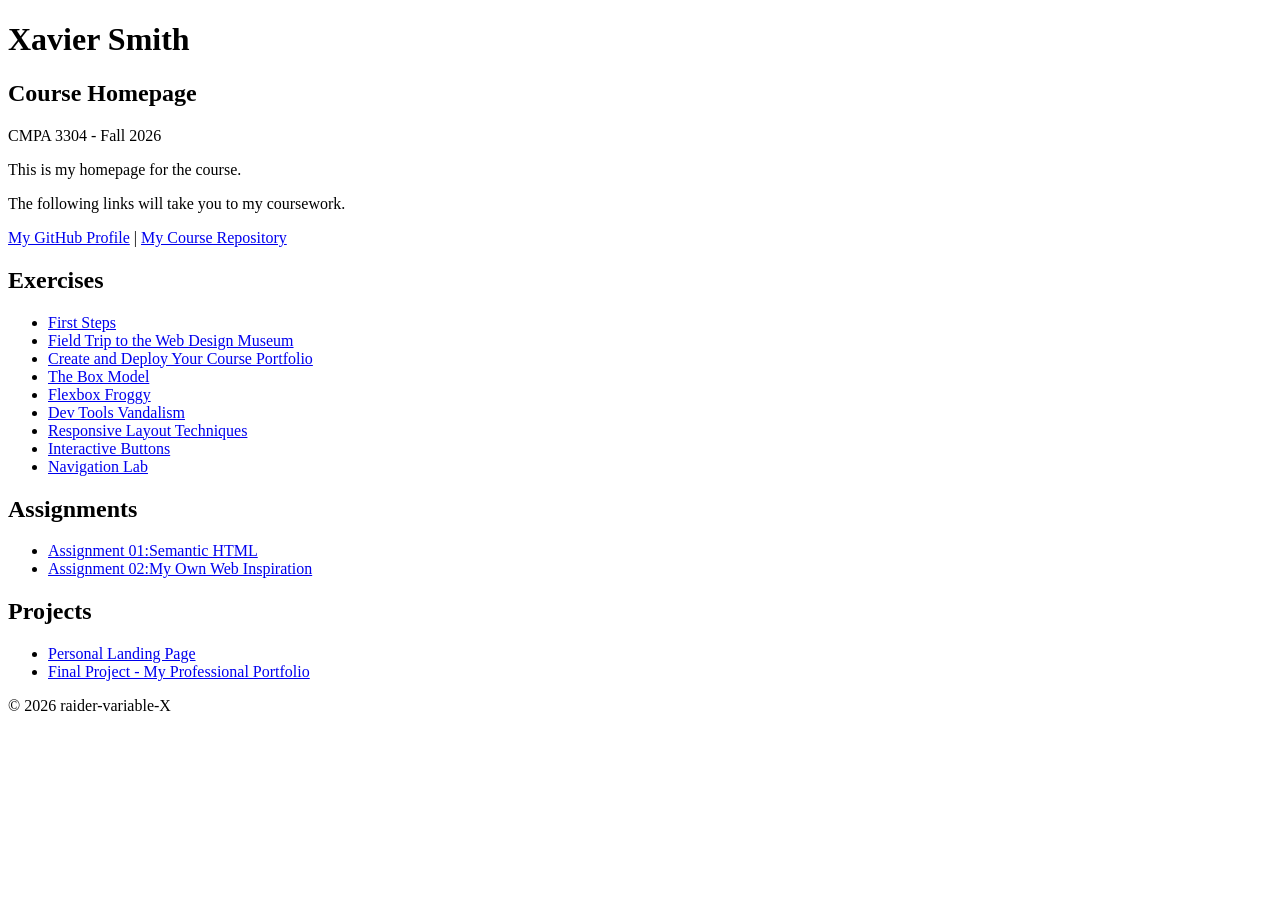
<file: index.html>
<!DOCTYPE html>

<!--

INSTRUCTIONS: HOW TO CHANGE THIS PAGE:

1. Change "Student Name" in the title above to your real name.

2. Change "Your Name" in the big heading below to your real name.

3. Change "your-username" to your real GitHub username in both links.

4. Change "your-repo-name" to the name of this repository.

5. Change "Course Name" to the name of your class.

6. Change "Semester Year" to match when you are taking this class.

7. Add links to your work:
    - Find the words that say "Exercise 01", "Assignment 01", etc.
    - Between the quote marks in href="", put the relative link to your work in the subfolder. You can simply link to the subfolder name. Take a look at the example folders and links to see how to do this.
    - For work not yet started/completed, you can leave the href="" blank until you are ready.
    - Change the words "Exercise 01" to match the name of the exercise. Do the same for assignments and projects. If you add your discussion posts, do the same for them.
    - Do this for each piece of work you finish.

8. You can add more links by copying a whole line like this:
    <li><a href="">New Work Name</a></li>
    Then paste it below the last one in that section.

9. Save your changes and push to GitHub when you are done. Remember you can use GitHub Desktop to help you with this.

Remember: During the course, if you want, you can style your homepage to introduce your own style and aesthetics. To start, keep this page simple and plain. This is just a template to get you started. Embrace the handcrafted approach to web design and development: change things to make them your own.

Remember: You must have a GitHub account, a new GitHub repository for this course, and this file (index.html) in that repository. 

Remember: You must create subfolders for each piece of coursework as the semester progresses.

-->

<html lang="en">
    <head>
        <meta charset="UTF-8" />
        <title>Course Portfolio</title>
        <meta charset="UTF-8" />
        <meta name="viewport" content="width=device-width, initial-scale=1.0" />
        <title>Xavier Smith - CMPA 3304</title>
    </head>

    <body>
        <header>
            <h1>Xavier Smith</h1>
            <h2>Course Homepage</h2>
            <p>CMPA 3304 - Fall 2026</p>
            <p>This is my homepage for the course.</p>
            <p>The following links will take you to my coursework.</p>
            <nav>
                <a href="https://github.com/raider-variable-X">My GitHub Profile</a>
                |
                <a href="https://github.com/raider-variable-X/course-portfolio">
                    My Course Repository
                </a>
            </nav>
        </header>

        <main>
            <section>
                <h2>Exercises</h2>
                <ul>
                    <li><a href="exercise-01/">First Steps</a></li>
                    <li><a href="exercise-02/">Field Trip to the Web Design Museum</a></li>
                    <li><a href="exercise-03/">Create and Deploy Your Course Portfolio</a></li>
                    <li><a href="exercise-04/">The Box Model</a></li>
                    <li><a href="exercise-05/">Flexbox Froggy</a></li>
                    <li><a href="week-04-exercise-01/">Dev Tools Vandalism</a></li>
                    <li><a href="week-04-exercise-02/">Responsive Layout Techniques</a></li>
                    <li><a href="week-05-exercise-01/">Interactive Buttons</a></li>
                    <li><a href="week-06-exercise-01/">Navigation Lab</a></li>
                </ul>
            </section>

            <section>
                <h2>Assignments</h2>
                <ul>
                    <li><a href="assignment-01/">Assignment 01:Semantic HTML</a></li>
                    <li><a href="assignment-02/">Assignment 02:My Own Web Inspiration</a></li>
                </ul>    
            </section>

            <section>
                <h2>Projects</h2>
                <ul>
                    <li><a href="project-01/">Personal Landing Page</a></li>
                    <li><a href="project-02/">Final Project - My Professional Portfolio</a></li>
                </ul>
            </section>

            <!-- <section>
                <h2>Discussions</h2>
                <p>
                    I can optionally create a subfolder for each course
                    discussion post I make. If I want to, I can copy my
                    discussion post's content, create a new
                    <code>index.html</code>
                    file in the subfolder, and then paste the content. After
                    pasting, I can create an HTML and CSS page out of my
                    discussion post.
                </p>
                <p>I remember that this is entirely optional, unlike for the other coursework! However, it is a good way to practice your HTML and CSS skills, and it is a good way to share your thoughts and ideas.</p>
                <ul>
                    <li>
                        <a href="example-discussion-00/">Example Discussion 00</a>
                    </li>
                    <li><a href="discussion-01/">Discussion 01</a></li>
                    <li><a href="discussion-02/">Discussion 02</a></li>
                    <li><a href="discussion-03/">Discussion 03</a></li>
                </ul>
            </section> -->
        </main>

        <footer>
            <p>&copy; 2026 raider-variable-X </p>
        </footer>
    </body>
</html>
</file>
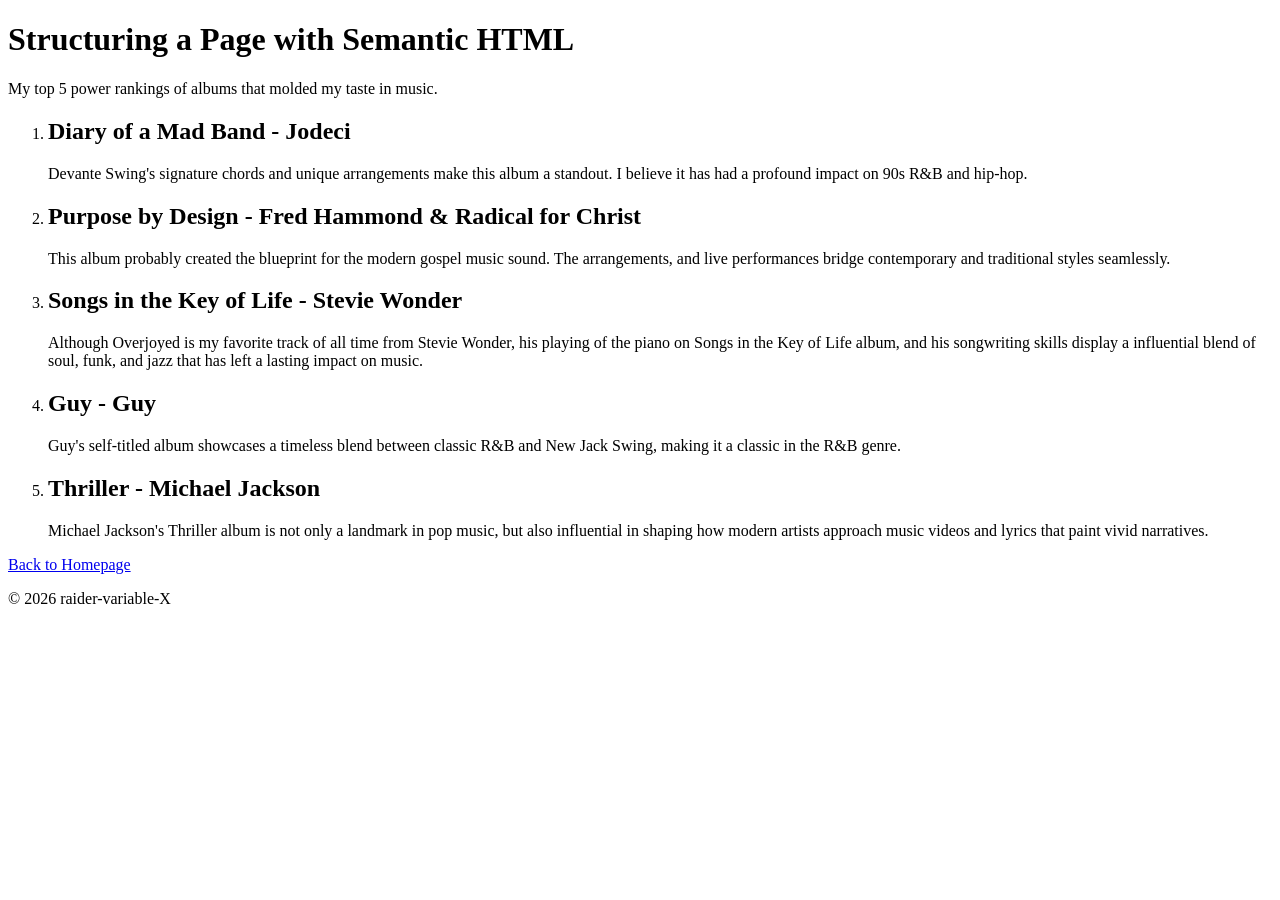
<file: assignment-01/index.html>
<!DOCTYPE html>
<html lang="en">
    <head>
        <meta charset="UTF-8" />
        <meta name="viewport" content="width=device-width, initial-scale=1.0" />
        <title>Structuring a Page with Semantic HTML</title>
    </head>
    <body>
        <header>
            <h1>Structuring a Page with Semantic HTML</h1>
            <p>My top 5 power rankings of albums that molded my taste in music.</p>
        </header>
        <main>
            <ol> 
                <li><h2>Diary of a Mad Band - Jodeci</h2>
                    <p>Devante Swing's signature chords and unique arrangements make this album a standout. I believe it has had a profound impact on 90s R&B and hip-hop.</p></li>
                <li><h2>Purpose by Design - Fred Hammond & Radical for Christ</h2>
                    <p>This album probably created the blueprint for the modern gospel music sound. The arrangements, and live performances bridge contemporary and traditional styles seamlessly.</p></li>
                <li><h2>Songs in the Key of Life - Stevie Wonder</h2>
                    <p>Although Overjoyed is my favorite track of all time from Stevie Wonder, his playing of the piano on Songs in the Key of Life album, and his songwriting skills display a influential blend of soul, funk, and jazz that has left a lasting impact on music.</p>
                </li>
                <li><h2>Guy - Guy</h2>
                    <p>Guy's self-titled album showcases a timeless blend between classic R&B and New Jack Swing, making it a classic in the R&B genre.</p>
                </li>
                <li><h2>Thriller - Michael Jackson</h2>
                    <p>Michael Jackson's Thriller album is not only a landmark in pop music, but also influential in shaping how modern artists approach music videos and lyrics that paint vivid narratives.</p>
                </li>
            </ol>
        </main>
        <footer>
             <a href="../index.html">Back to Homepage</a>
            <p>&copy; 2026 raider-variable-X</p>
        </footer>  
    </body>
</html>
</file>
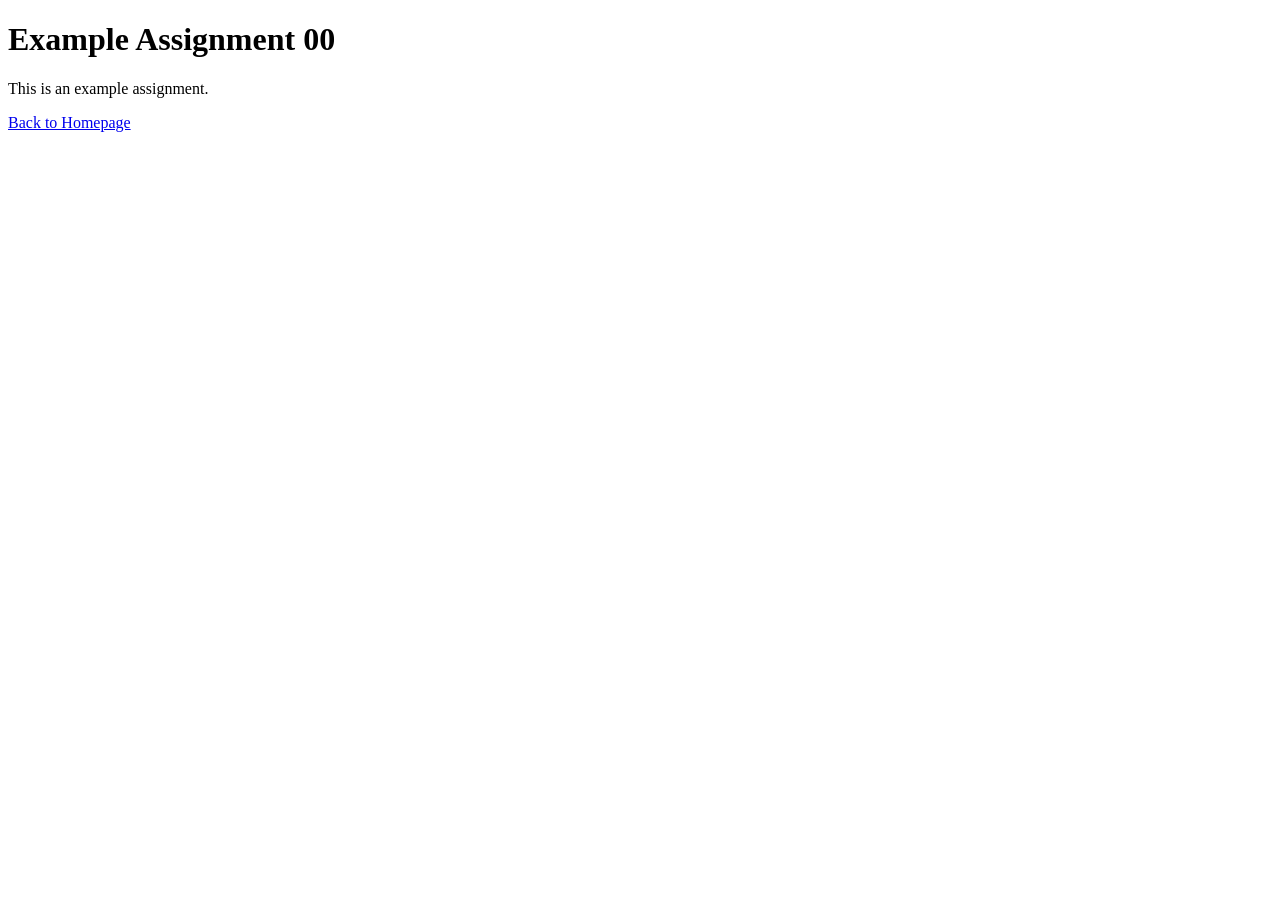
<file: example-assignment-00/index.html>
<!DOCTYPE html>
<html lang="en">
    <head>
        <meta charset="UTF-8" />
        <meta name="viewport" content="width=device-width, initial-scale=1.0" />
        <title>Example Assignment 00</title>
    </head>
    <body>
        <h1>Example Assignment 00</h1>
        <p>This is an example assignment.</p>
        <a href="../index.html">Back to Homepage</a>
    </body>
</html>
</file>
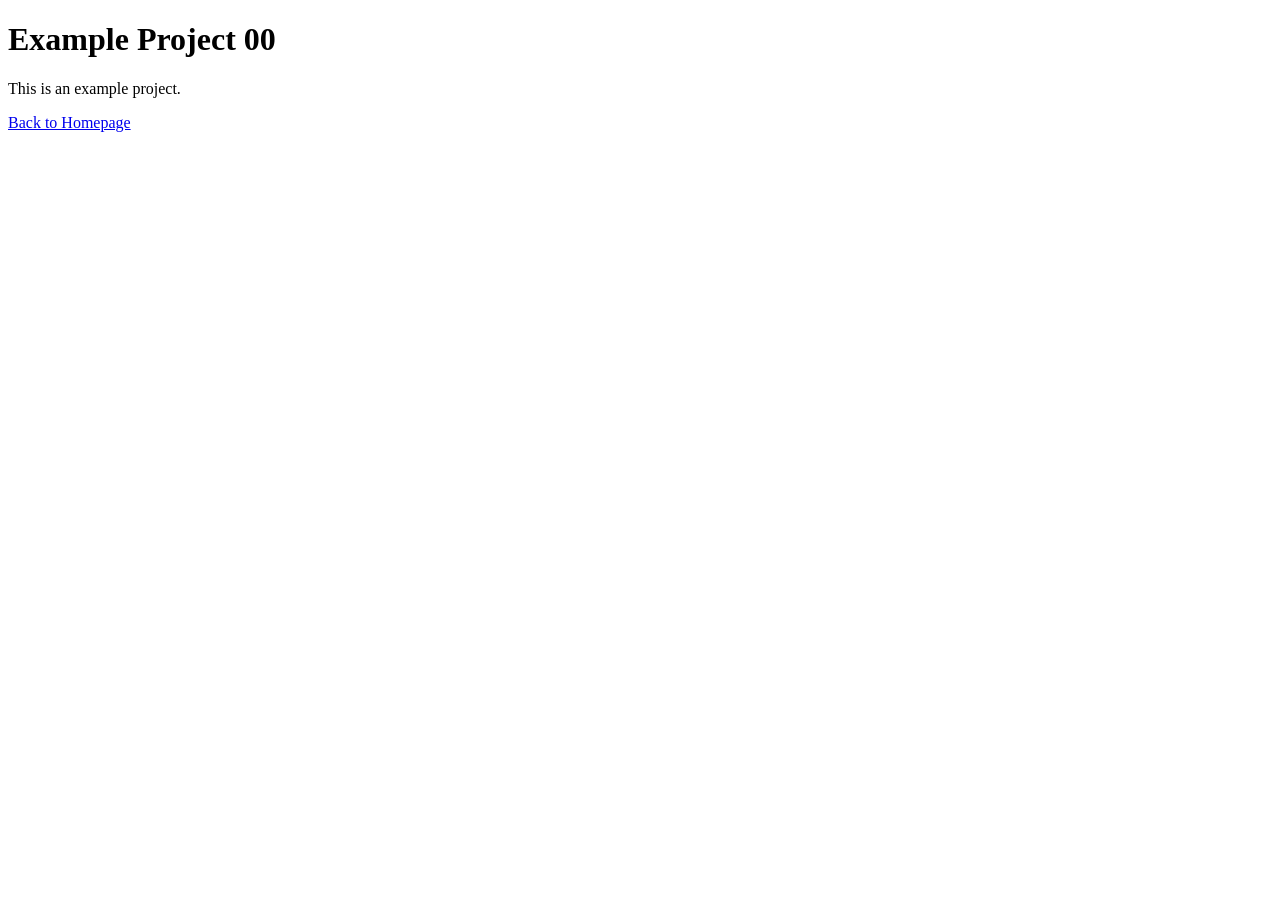
<file: example-project-00/index.html>
<!DOCTYPE html>
<html lang="en">
    <head>
        <meta charset="UTF-8" />
        <meta name="viewport" content="width=device-width, initial-scale=1.0" />
        <title>Example Project 00</title>
    </head>
    <body>
        <h1>Example Project 00</h1>
        <p>This is an example project.</p>
        <a href="../index.html">Back to Homepage</a>
    </body>
</html>
</file>
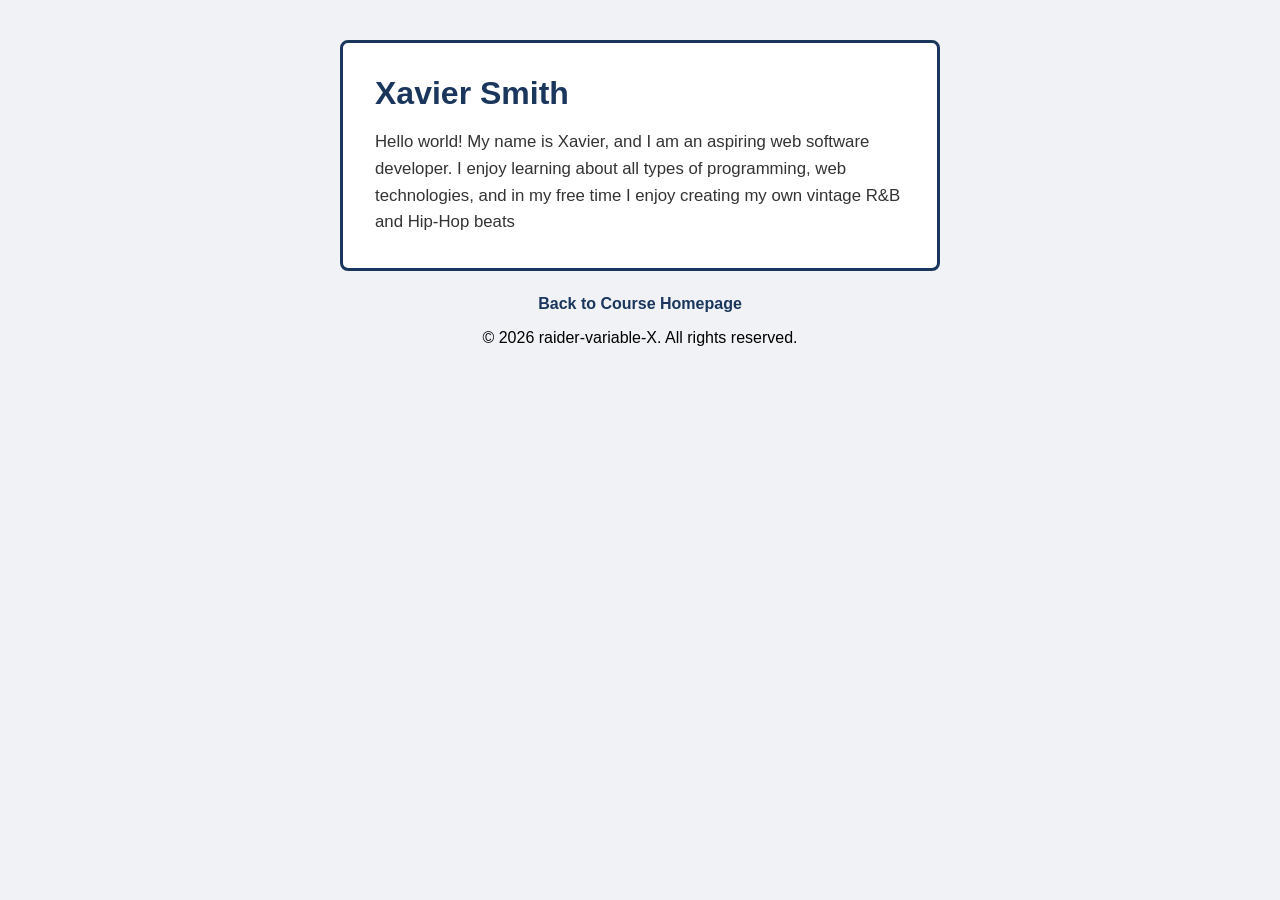
<file: exercise-04/index.html>
<!doctype html>
<html lang="en">
    <head>
        <meta charset="utf-8">
        <meta name="viewport" content="width=device-width, initial-scale=1">
        <title>Xavier Smith</title>
        <link rel="stylesheet" href="style.css">
    </head>
    <body>
        <div class="card">
            <h1>Xavier Smith</h1>
            <p> Hello world! My name is Xavier, and I am an aspiring web software developer. I enjoy learning about all types of programming, web technologies, and in my free time I enjoy creating my own vintage R&B and Hip-Hop beats</p>
        </div>
        <footer>
            <p><a href="../index.html">Back to Course Homepage</a></p>
            <p>&copy; 2026 raider-variable-X. All rights reserved.</p>
        </footer>         
    </body>
</html>
</file>
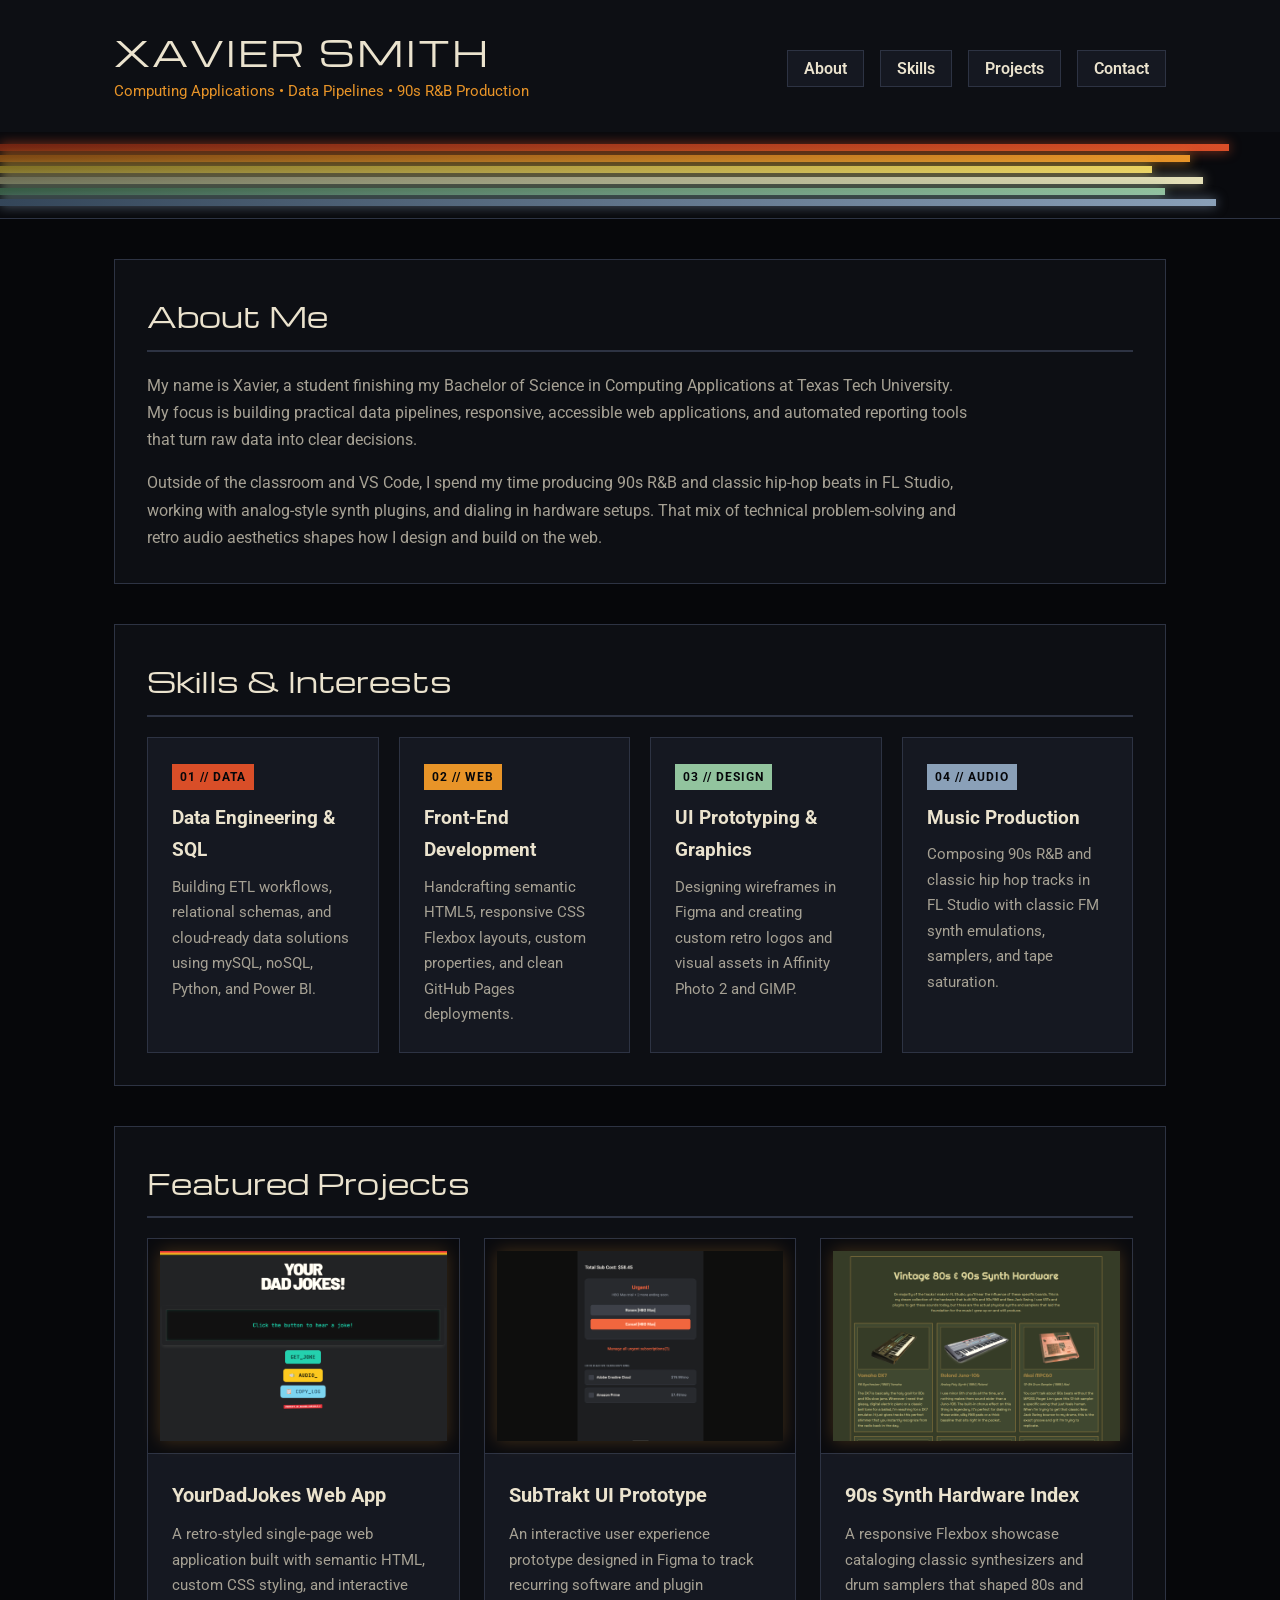
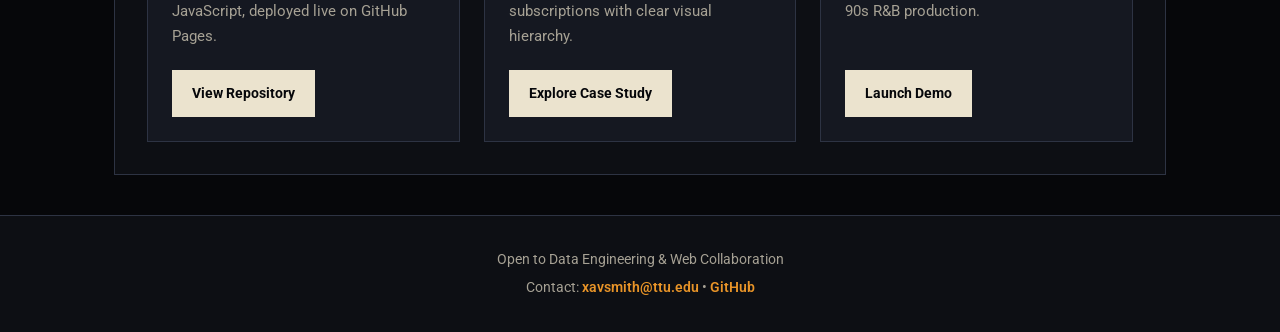
<file: project-01/index.html>
<!DOCTYPE html>
<html lang="en">

<head>
    <meta charset="UTF-8">
    <meta name="viewport" content="width=device-width, initial-scale=1.0">
    <title>XAVIER SMITH | Data Engineering, Web Dev &amp; Music Production</title>
    <link rel="preconnect" href="https://fonts.googleapis.com">
    <link rel="preconnect" href="https://fonts.gstatic.com" crossorigin>
<link href="https://fonts.googleapis.com/css2?family=Michroma&family=Roboto:wght@400;500;700&display=swap" rel="stylesheet">
    <link rel="stylesheet" href="./style.css">
</head>

<body>
    <header class="site-header">
        <div class="header-inner">
            <div class="brand">
                <h1>Xavier Smith</h1>
                <p class="tagline">Computing Applications &bull; Data Pipelines &bull; 90s R&amp;B Production</p>
            </div>
            <nav aria-label="Primary Navigation">
                <ul class="nav-list">
                    <li><a href="#about">About</a></li>
                    <li><a href="#skills">Skills</a></li>
                    <li><a href="#projects">Projects</a></li>
                    <li><a href="#contact">Contact</a></li>
                </ul>
            </nav>
        </div>

        <div class="rc20-stripes" aria-hidden="true">
            <span class="stripe stripe-1"></span>
            <span class="stripe stripe-2"></span>
            <span class="stripe stripe-3"></span>
            <span class="stripe stripe-4"></span>
            <span class="stripe stripe-5"></span>
            <span class="stripe stripe-6"></span>
        </div>
    </header>

    <main>
        <section id="about" class="panel">
            <h2>About Me</h2>
            <p>
                My name is Xavier, a student finishing my Bachelor of Science in Computing Applications at Texas Tech University. My focus is building practical data pipelines, responsive, accessible web applications, and automated reporting tools that turn raw data into clear decisions. 
            </p>
            <p>
                Outside of the classroom and VS Code, I spend my time producing 90s R&amp;B and classic hip-hop beats in FL Studio, working with analog-style synth plugins, and dialing in hardware setups. That mix of technical problem-solving and retro audio aesthetics shapes how I design and build on the web.
            </p>
        </section>

        <section id="skills" class="panel">
            <h2>Skills &amp; Interests</h2>
            <div class="skills-grid">
                <article class="skill-card">
                    <span class="module-tag tag-orange">01 // DATA</span>
                    <h3>Data Engineering &amp; SQL</h3>
                    <p>Building ETL workflows, relational schemas, and cloud-ready data solutions using mySQL, noSQL, Python, and Power BI.</p>
                </article>

                <article class="skill-card">
                    <span class="module-tag tag-amber">02 // WEB</span>
                    <h3>Front-End Development</h3>
                    <p>Handcrafting semantic HTML5, responsive CSS Flexbox layouts, custom properties, and clean GitHub Pages deployments.</p>
                </article>

                <article class="skill-card">
                    <span class="module-tag tag-sage">03 // DESIGN</span>
                    <h3>UI Prototyping &amp; Graphics</h3>
                    <p>Designing wireframes in Figma and creating custom retro logos and visual assets in Affinity Photo 2 and GIMP.</p>
                </article>

                <article class="skill-card">
                    <span class="module-tag tag-blue">04 // AUDIO</span>
                    <h3>Music Production</h3>
                    <p>Composing 90s R&amp;B and classic hip hop tracks in FL Studio with classic FM synth emulations, samplers, and tape saturation.</p>
                </article>
            </div>
        </section>

        <section id="projects" class="panel">
            <h2>Featured Projects</h2>
            <div class="projects-grid">
                <article class="project-card">
                    <div class="retro-frame">
                        <img src="./project-yourdadjokes.png" alt="YourDadJokes Retro Web App Preview">
                    </div>
                    <div class="project-body">
                        <h3>YourDadJokes Web App</h3>
                        <p>A retro-styled single-page web application built with semantic HTML, custom CSS styling, and interactive JavaScript, deployed live on GitHub Pages.</p>
                        <a href="https://github.com/raider-variable-X" target="_blank" class="btn-retro">View Repository</a>
                    </div>
                </article>

                <article class="project-card">
                    <div class="retro-frame">
                        <img src="./project-subtrakt.png" alt="SubTrakt Subscription Manager Prototype">
                    </div>
                    <div class="project-body">
                        <h3>SubTrakt UI Prototype</h3>
                        <p>An interactive user experience prototype designed in Figma to track recurring software and plugin subscriptions with clear visual hierarchy.</p>
                        <a href="https://github.com/raider-variable-X" target="_blank" class="btn-retro">Explore Case Study</a>
                    </div>
                </article>

                <article class="project-card">
                    <div class="retro-frame">
                        <img src="./project-synth-archive.png" alt="Vintage Synth Hardware Showcase">
                    </div>
                    <div class="project-body">
                        <h3>90s Synth Hardware Index</h3>
                        <p>A responsive Flexbox showcase cataloging classic synthesizers and drum samplers that shaped 80s and 90s R&amp;B production.</p>
                        <a href="../week-04-exercise-02/index.html" class="btn-retro">Launch Demo</a>
                    </div>
                </article>
            </div>
        </section>
    </main>

    <footer id="contact">
        <div class="footer-inner">
            <p>Open to Data Engineering &amp; Web Collaboration</p>
            <p>Contact: <a href="mailto:xavsmith@ttu.edu">xavsmith@ttu.edu</a> &bull; <a href="https://github.com/raider-variable-X" target="_blank">GitHub</a></p>
        </div>
    </footer>
</body>

</html>
</file>
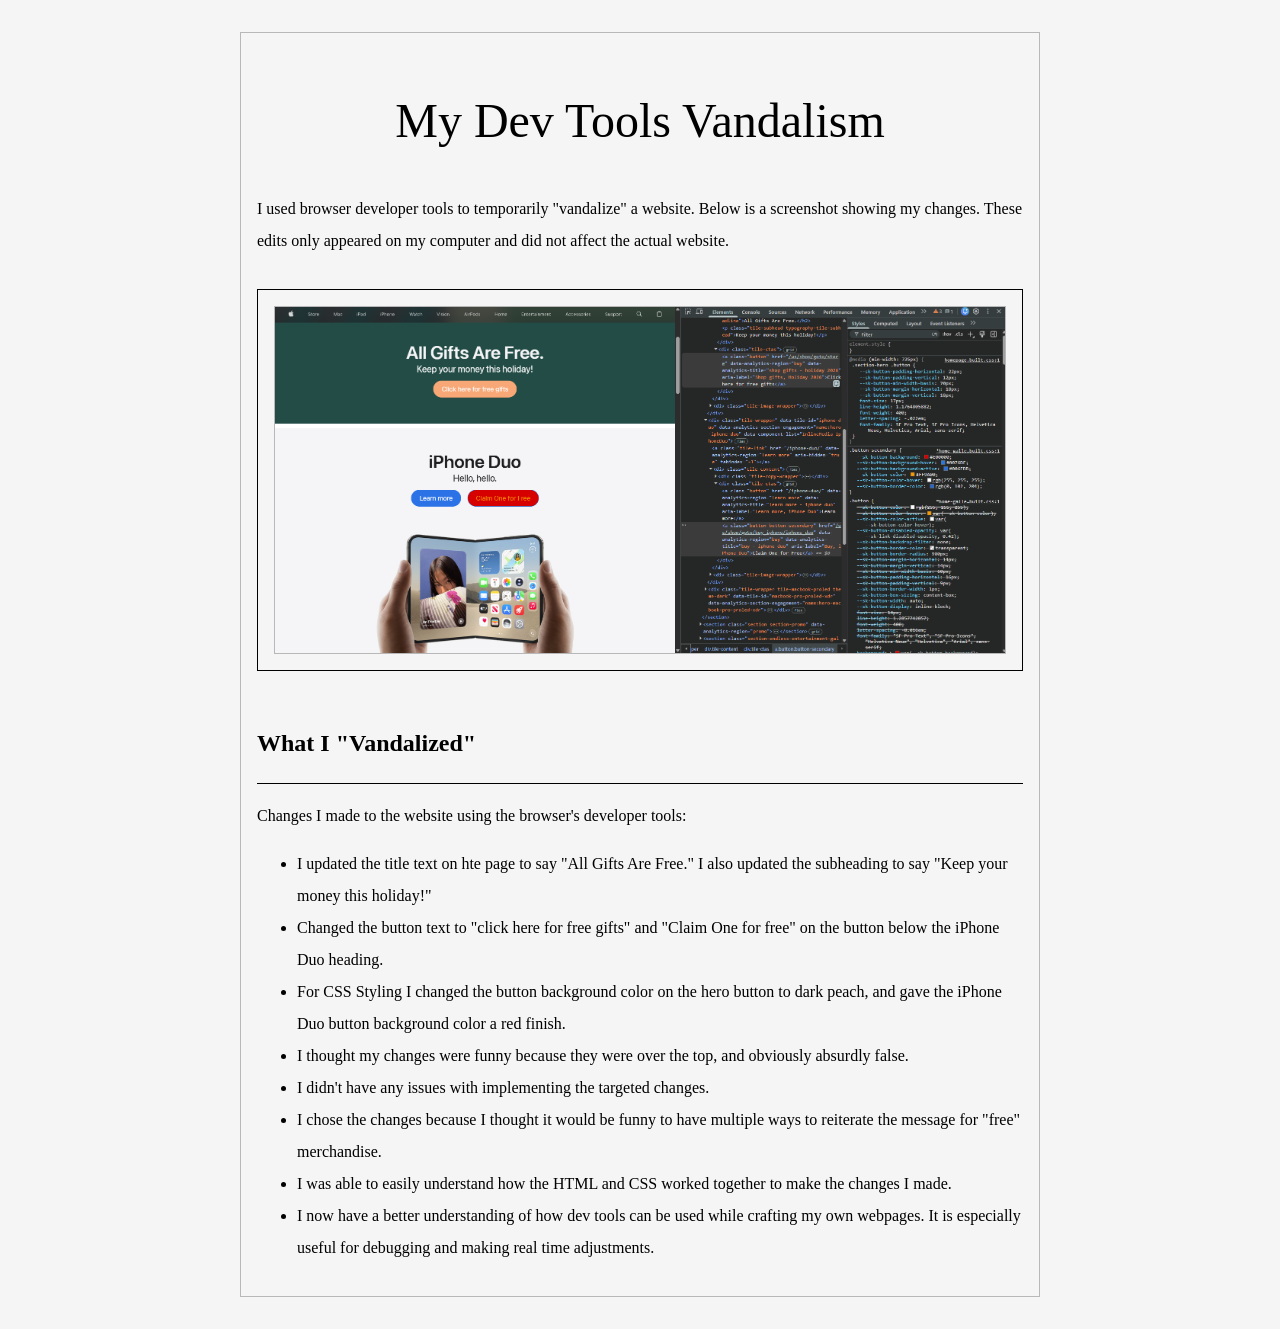
<file: week-04-exercise-01/index.html>
<!DOCTYPE html>
<html lang="en">

<head>
    <meta charset="UTF-8" />
    <meta name="viewport" content="width=device-width, initial-scale=1.0" />
    <title>Week 04 Exercise 01 - My Dev Tools Vandalism</title>
    <link rel="stylesheet" href="./style.css" />
</head>

<body>
    <main>
        <h1>My Dev Tools Vandalism</h1>
        <p>
            I used browser developer tools to temporarily "vandalize" a
            website. Below is a screenshot showing my changes. These edits
            only appeared on my computer and did not affect the actual
            website. 
        </p>
        <div class="screenshot-container">
            <!-- 
                IMPORTANT: Update the src attribute below to match your screenshot filename.
                Example: If your screenshot is named "apple-dot-com-but-with-papyrus-font.png", change the line to:
                src="./apple-dot-com-but-with-papyrus-font.png"
            -->
            <img src="./devtools-vandalism-screenshot.png" alt="Screenshot of the webpage I vandalized" />
        </div>
        <h2>What I "Vandalized"</h2>
        <p>
            Changes I made to the website using the browser's developer tools:
        <ul>
            <li>I updated the title text on hte page to say "All Gifts Are Free." I also updated the subheading to say "Keep your money this holiday!"</li>
            <li>Changed the button text to "click here for free gifts" and "Claim One for free" on the button below the iPhone Duo heading.</li>
            <li>For CSS Styling I changed the button background color on the hero button to dark peach, and gave the iPhone Duo button background color a red finish. </li>
            <li>I thought my changes were funny because they were over the top, and obviously absurdly false.</li>
            <li>I didn't have any issues with implementing the targeted changes.</li>
            <li>I chose the changes because I thought it would be funny to have multiple ways to reiterate the message for "free" merchandise.</li>
            <li>I was able to easily understand how the HTML and CSS worked together to make the changes I made.</li>
            <li>I now have a better understanding of how dev tools can be used while crafting my own webpages. It is especially useful for debugging and making real time adjustments.</li>
        </ul>
        </p>
    </main>
</body>

</html>
</file>
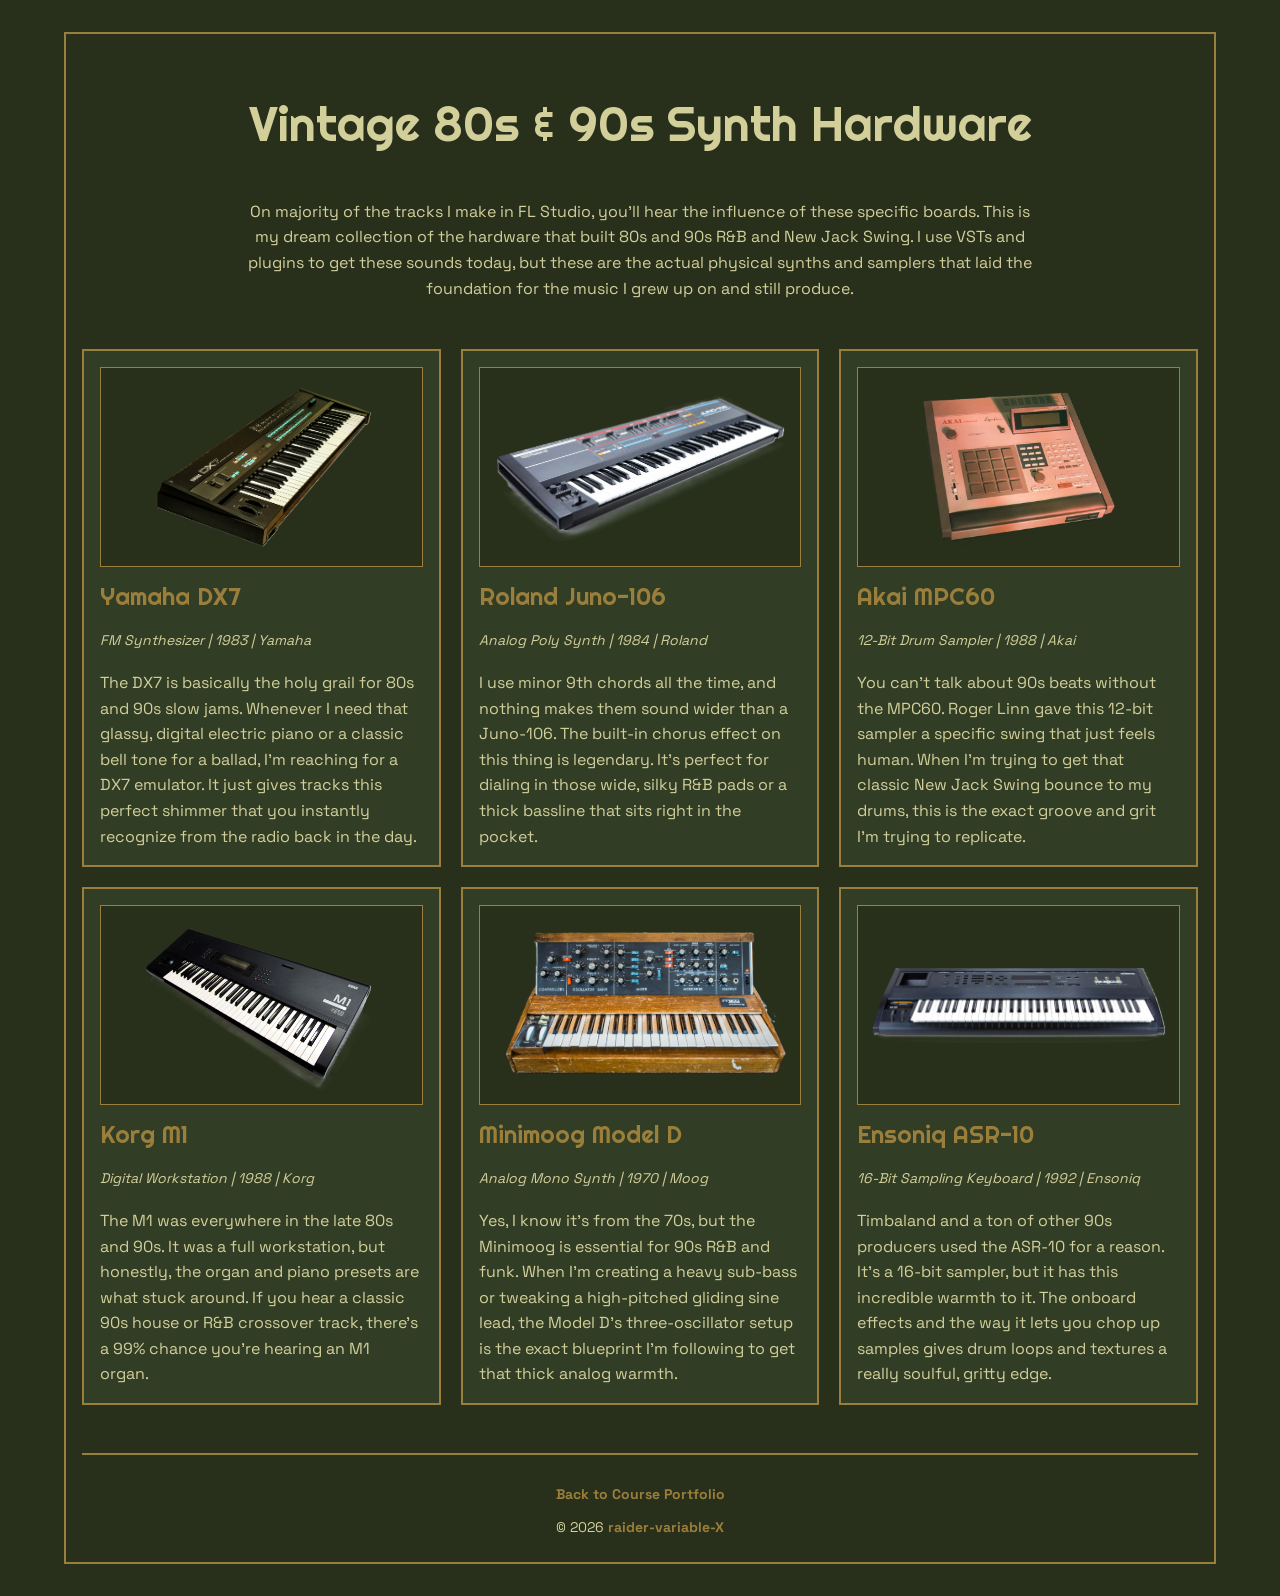
<file: week-04-exercise-02/index.html>
<!DOCTYPE html>
<html lang="en">

<head>
    <meta charset="UTF-8" />
    <meta name="viewport" content="width=device-width, initial-scale=1.0" />
    <title>Week 04 Exercise 02 - Vintage Synth Hardware</title>
    <link rel="preconnect" href="https://fonts.googleapis.com" />
    <link rel="preconnect" href="https://fonts.gstatic.com" crossorigin />
    <link href="https://fonts.googleapis.com/css2?family=Righteous&family=Space+Grotesk&display=swap" rel="stylesheet" />
    <link rel="stylesheet" href="./style.css" />
</head>

<body>
    <main>
        <h1>Vintage 80s &amp; 90s Synth Hardware</h1>
        <p>
            On majority of the tracks I make in FL Studio, you'll hear the influence of these specific boards. 
            This is my dream collection of the hardware that built 80s and 90s R&amp;B and New Jack Swing. I use VSTs and plugins to get these sounds today, but these are the actual physical synths and samplers that laid the foundation for the music I grew up on and still produce.
        </p>

        <div class="collection-grid">
            <div class="collection-card">
                <img src="./synth-01-yamaha-dx7.png" alt="Yamaha DX7 Synthesizer" />
                <h2>Yamaha DX7</h2>
                <p class="details">FM Synthesizer | 1983 | Yamaha</p>
                <p class="description">
                   The DX7 is basically the holy grail for 80s and 90s slow jams. Whenever I need that glassy, digital electric piano or a classic bell tone for a ballad, I'm reaching for a DX7 emulator. 
                   It just gives tracks this perfect shimmer that you instantly recognize from the radio back in the day.
                </p>
            </div>

            <div class="collection-card">
                <img src="./synth-02-roland-juno106.png" alt="Roland Juno-106 Synthesizer" />
                <h2>Roland Juno-106</h2>
                <p class="details">Analog Poly Synth | 1984 | Roland</p>
                <p class="description">
                    I use minor 9th chords all the time, and nothing makes them sound wider than a Juno-106. The built-in chorus effect on this thing is legendary. 
                    It’s perfect for dialing in those wide, silky R&amp;B pads or a thick bassline that sits right in the pocket.
                </p>
            </div>

            <div class="collection-card">
                <img src="./synth-03-akai-mpc60.png" alt="Akai MPC60 Sampler" />
                <h2>Akai MPC60</h2>
                <p class="details">12-Bit Drum Sampler | 1988 | Akai</p>
                <p class="description">
                    You can't talk about 90s beats without the MPC60. Roger Linn gave this 12-bit sampler a specific swing that just feels human. 
                    When I'm trying to get that classic New Jack Swing bounce to my drums, this is the exact groove and grit I'm trying to replicate.
                </p>
            </div>

            <div class="collection-card">
                <img src="./synth-04-korg-m1.png" alt="Korg M1 Workstation" />
                <h2>Korg M1</h2>
                <p class="details">Digital Workstation | 1988 | Korg</p>
                <p class="description">
                    The M1 was everywhere in the late 80s and 90s. It was a full workstation, but honestly, the organ and piano presets are what stuck around. 
                    If you hear a classic 90s house or R&amp;B crossover track, there's a 99% chance you're hearing an M1 organ.
                </p>
            </div>

            <div class="collection-card">
                <img src="./synth-05-minimoog-model-d.png" alt="Minimoog Model D Synthesizer" />
                <h2>Minimoog Model D</h2>
                <p class="details">Analog Mono Synth | 1970 | Moog</p>
                <p class="description">
                    Yes, I know it's from the 70s, but the Minimoog is essential for 90s R&amp;B and funk. 
                    When I'm creating a heavy sub-bass or tweaking a high-pitched gliding sine lead, the Model D's three-oscillator setup is the exact blueprint I'm following to get that thick analog warmth.
                </p>
            </div>

            <div class="collection-card">
                <img src="./synth-06-ensoniq-asr10.png" alt="Ensoniq ASR-10 Sampler" />
                <h2>Ensoniq ASR-10</h2>
                <p class="details">16-Bit Sampling Keyboard | 1992 | Ensoniq</p>
                <p class="description">
                   Timbaland and a ton of other 90s producers used the ASR-10 for a reason. It's a 16-bit sampler, but it has this incredible warmth to it. 
                   The onboard effects and the way it lets you chop up samples gives drum loops and textures a really soulful, gritty edge.
                </p>
            </div>
        </div>
         <footer>
            <p><a href="https://raider-variable-x.github.io/course-portfolio/">Back to Course Portfolio</a></p> 
            <p>&copy; 2026 <a href="https://github.com/raider-variable-X" target="_blank">raider-variable-X</a></p>
        </footer>
    </main>
</body>
</html>
</file>
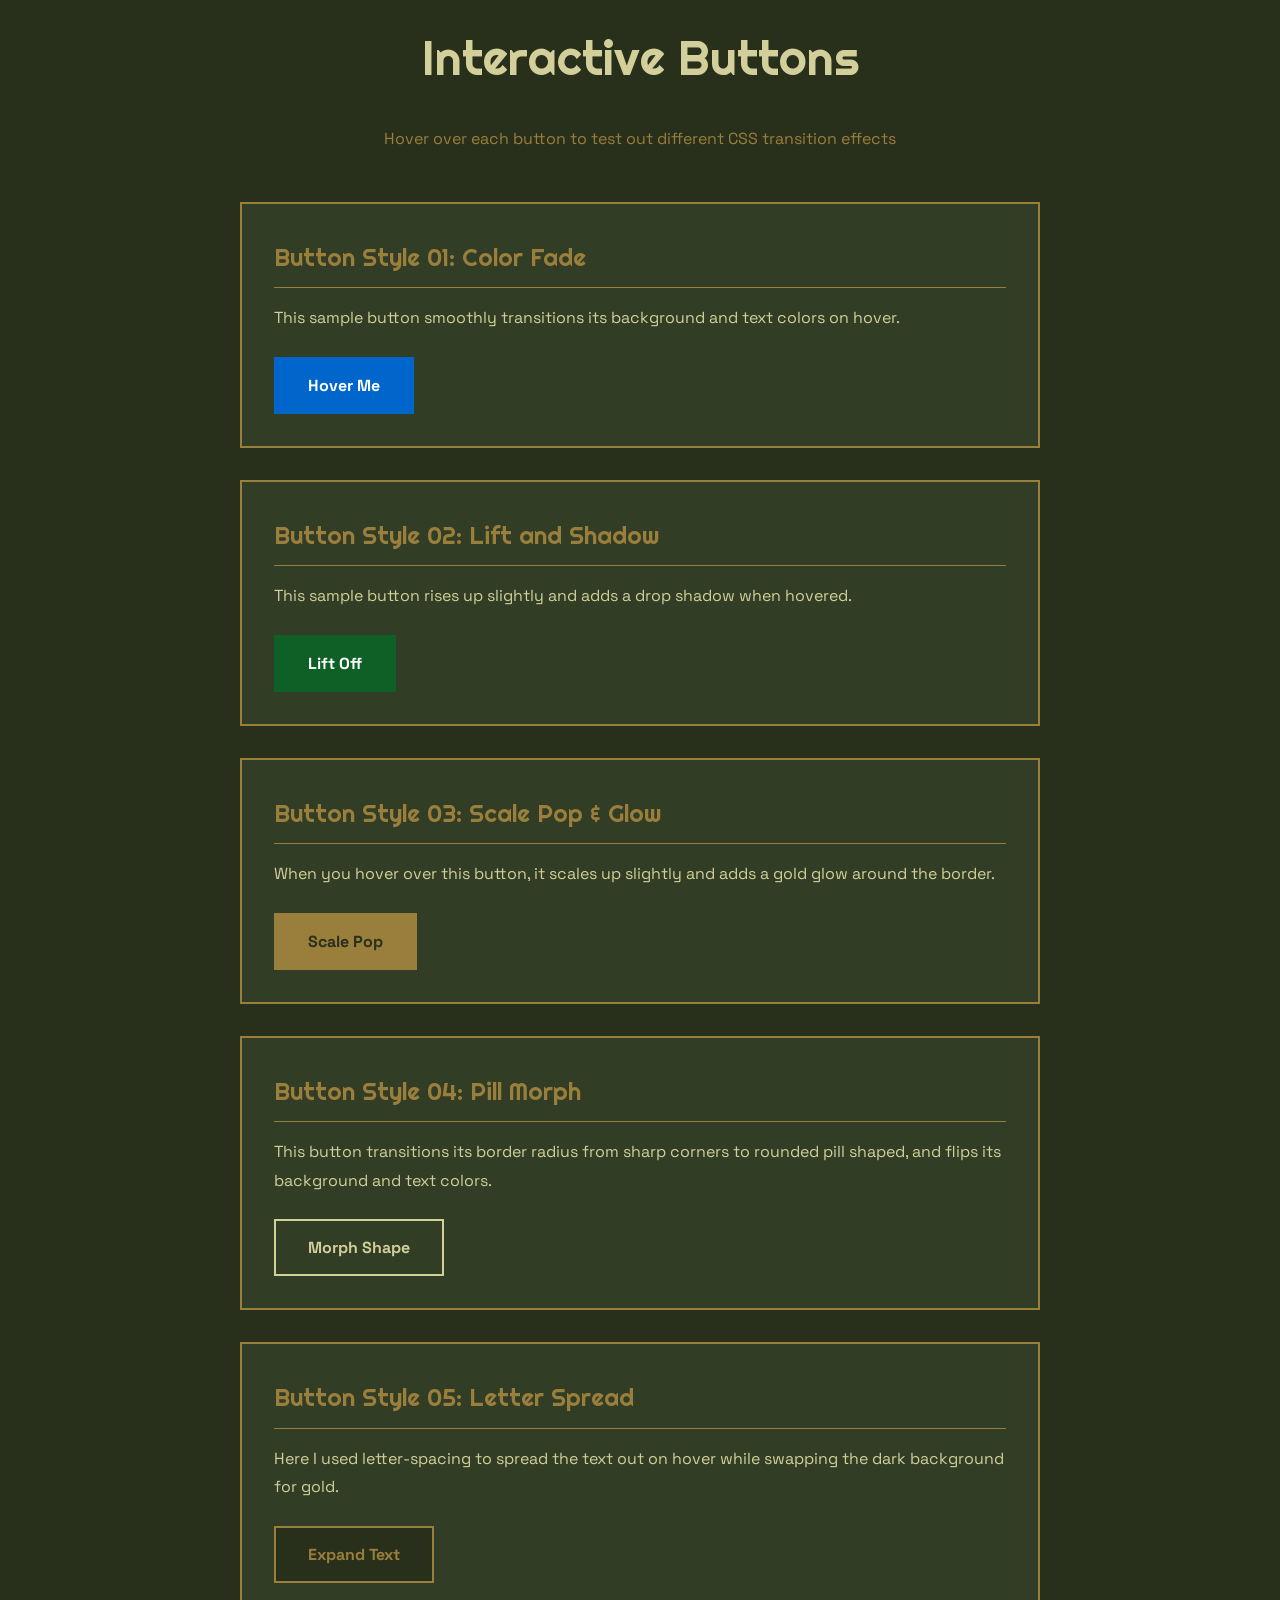
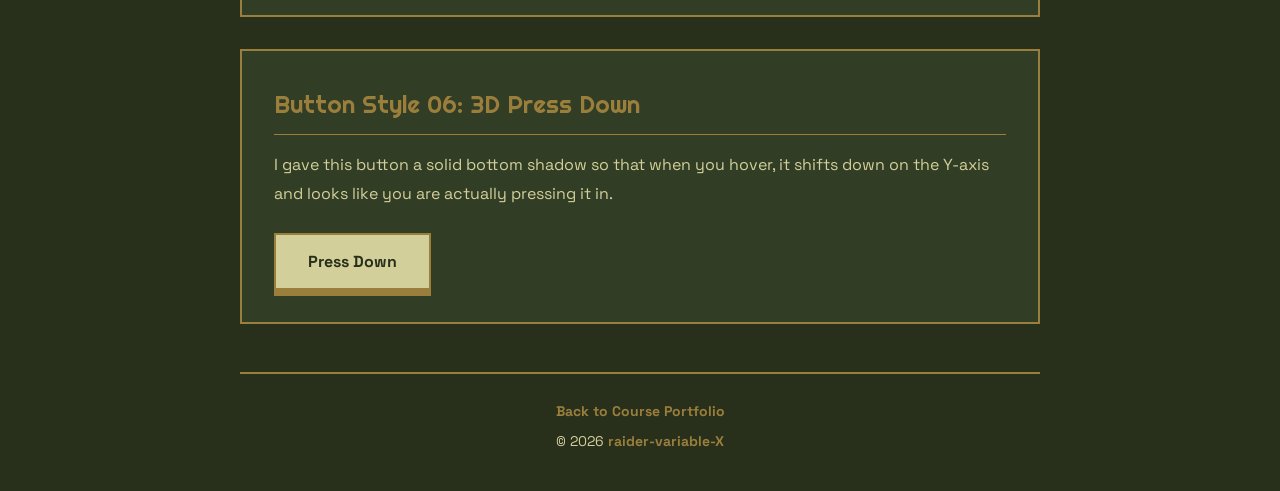
<file: week-05-exercise-01/index.html>
<!DOCTYPE html>
<html lang="en">

<head>
    <meta charset="UTF-8">
    <meta name="viewport" content="width=device-width, initial-scale=1.0">
    <title>Week 05 Exercise 01: Interactive Buttons</title>
    <link rel="preconnect" href="https://fonts.googleapis.com" />
    <link rel="preconnect" href="https://fonts.gstatic.com" crossorigin />
    <link href="https://fonts.googleapis.com/css2?family=Righteous&family=Space+Grotesk&display=swap" rel="stylesheet" />
    <link rel="stylesheet" href="./style.css">
</head>

<body>
    <div class="container">
        <h1>Interactive Buttons</h1>
        <p class="subtitle">Hover over each button to test out different CSS transition effects</p>

        <section class="button-section">
            <h2>Button Style 01: Color Fade</h2>
            <p>This sample button smoothly transitions its background and text colors on hover.</p>
            <button class="button-01">Hover Me</button>
        </section>

        <section class="button-section">
            <h2>Button Style 02: Lift and Shadow</h2>
            <p>This sample button rises up slightly and adds a drop shadow when hovered.</p>
            <button class="button-02">Lift Off</button>
        </section>

        <section class="button-section">
            <h2>Button Style 03: Scale Pop &amp; Glow</h2>
            <p>When you hover over this button, it scales up slightly and adds a gold glow around the border.</p>
            <button class="button-03">Scale Pop</button>
        </section>

        <section class="button-section">
            <h2>Button Style 04: Pill Morph</h2>
            <p>This button transitions its border radius from sharp corners to rounded pill shaped, and flips its background and text colors.</p>
            <button class="button-04">Morph Shape</button>
        </section>

        <section class="button-section">
            <h2>Button Style 05: Letter Spread</h2>
            <p>Here I used letter-spacing to spread the text out on hover while swapping the dark background for gold.</p>
            <button class="button-05">Expand Text</button>
        </section>

        <section class="button-section">
            <h2>Button Style 06: 3D Press Down</h2>
            <p>I gave this button a solid bottom shadow so that when you hover, it shifts down on the Y-axis and looks like you are actually pressing it in.</p>
            <button class="button-06">Press Down</button>
        </section>

        <footer>
            <p><a href="../index.html">Back to Course Portfolio</a></p>
            <p>&copy; 2026 <a href="https://github.com/raider-variable-X" target="_blank">raider-variable-X</a></p>
        </footer>
    </div>
</body>

</html>
</file>
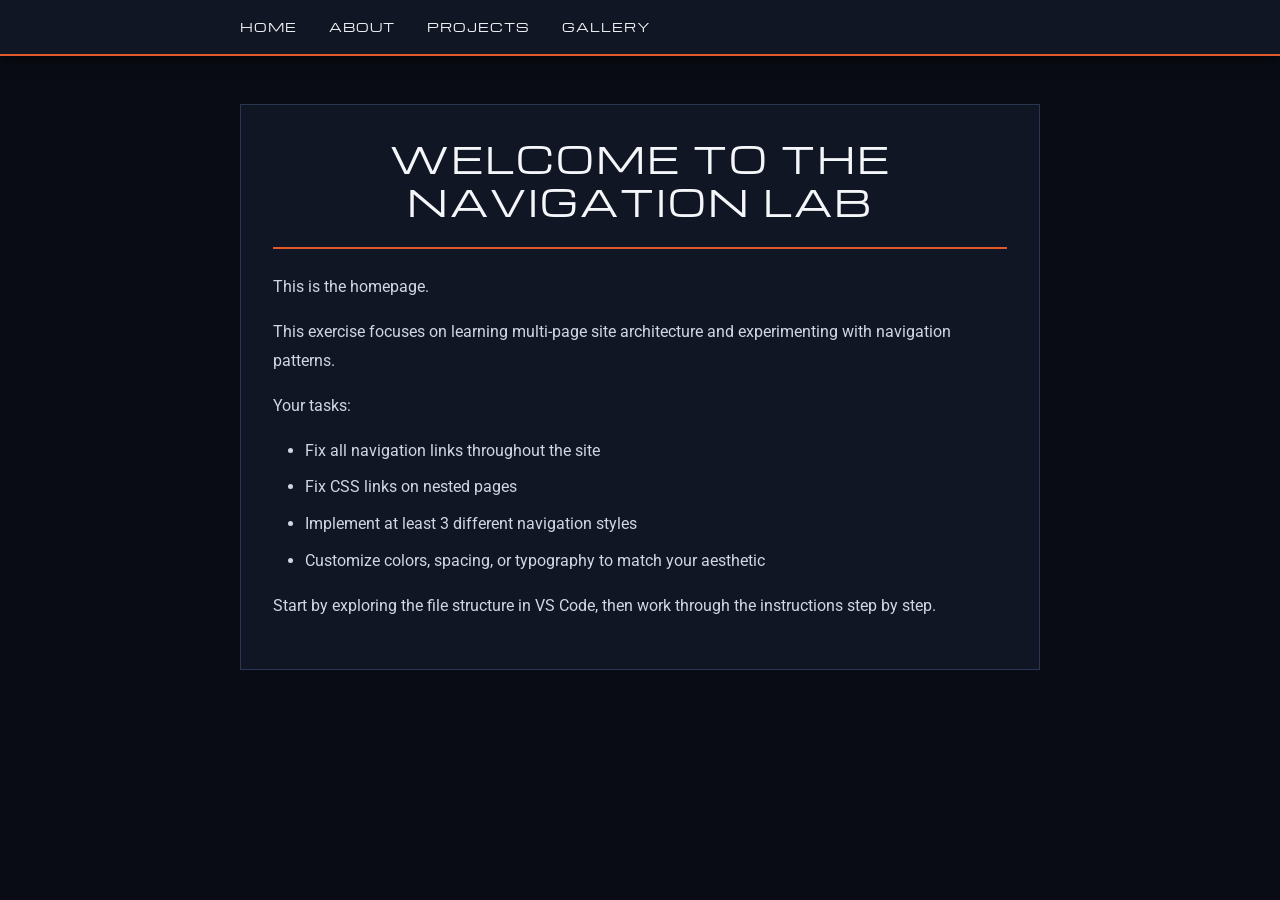
<file: week-06-exercise-01/index.html>
<!DOCTYPE html>
<html lang="en">

<head>
  <meta charset="UTF-8">
  <meta name="viewport" content="width=device-width, initial-scale=1.0">
  <title>Navigation Lab - Home</title>
  <link rel="stylesheet" href="css/style.css">
</head>

<body>

  <nav class="nav-horizontal">
    <ul>
      <li><a href="index.html">Home</a></li>
      <li><a href="about.html">About</a></li>
      <li><a href="projects/index.html">Projects</a></li>
      <li><a href="gallery/index.html">Gallery</a></li>
    </ul>
  </nav>

  <main>
    <h1>Welcome to the Navigation Lab</h1>

    <p>This is the homepage.</p>
    <p>This exercise focuses on learning multi-page site architecture and experimenting with navigation patterns.</p>

    <p>Your tasks:</p>
    <ul>
      <li>Fix all navigation links throughout the site</li>
      <li>Fix CSS links on nested pages</li>
      <li>Implement at least 3 different navigation styles</li>
      <li>Customize colors, spacing, or typography to match your aesthetic</li>
    </ul>

    <p>Start by exploring the file structure in VS Code, then work through the instructions step by step.</p>
  </main>

</body>

</html>
</file>
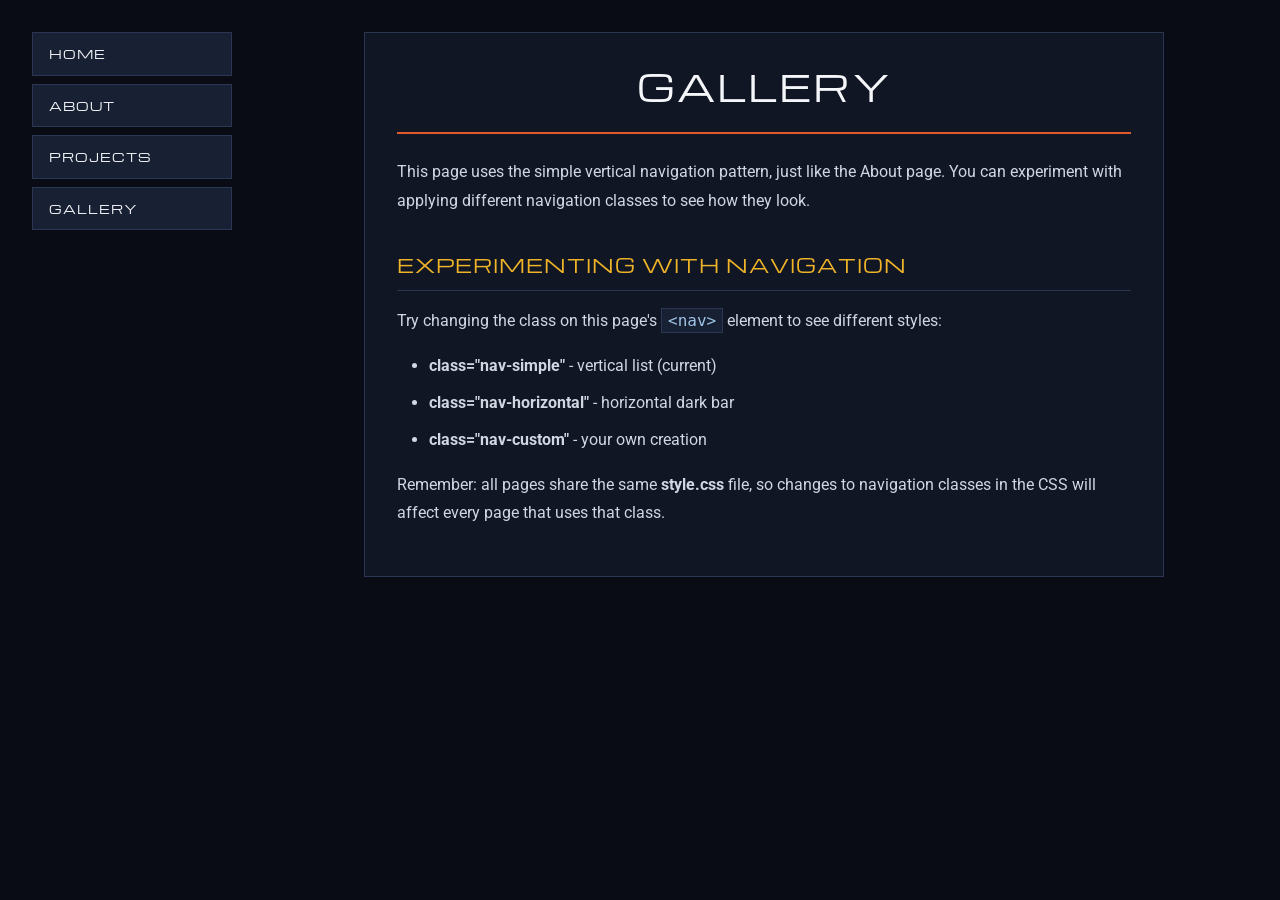
<file: week-06-exercise-01/gallery/index.html>
<!DOCTYPE html>
<html lang="en">

<head>
  <meta charset="UTF-8">
  <meta name="viewport" content="width=device-width, initial-scale=1.0">
  <title>Navigation Lab - Gallery</title>
  <link rel="stylesheet" href="../css/style.css">
</head>

<body>

  <nav class="nav-simple">
   <ul>
    <li><a href="../index.html">Home</a></li>
    <li><a href="../about.html">About</a></li>
    <li><a href="../projects/index.html">Projects</a></li>
    <li><a href="../gallery/index.html">Gallery</a></li>
   </ul>
  </nav>

  <main>
    <h1>Gallery</h1>

    <p>This page uses the simple vertical navigation pattern, just like the About page. You can experiment with applying
      different navigation classes to see how they look.</p>

    <h2>Experimenting with Navigation</h2>

    <p>Try changing the class on this page's <code>&lt;nav&gt;</code> element to see different styles:</p>

    <ul>
      <li><strong>class="nav-simple"</strong> - vertical list (current)</li>
      <li><strong>class="nav-horizontal"</strong> - horizontal dark bar</li>
      <li><strong>class="nav-custom"</strong> - your own creation</li>
    </ul>

    <p>Remember: all pages share the same <strong>style.css</strong> file, so changes to navigation classes in the CSS
      will affect every page that uses that class.</p>
  </main>

</body>

</html>
</file>
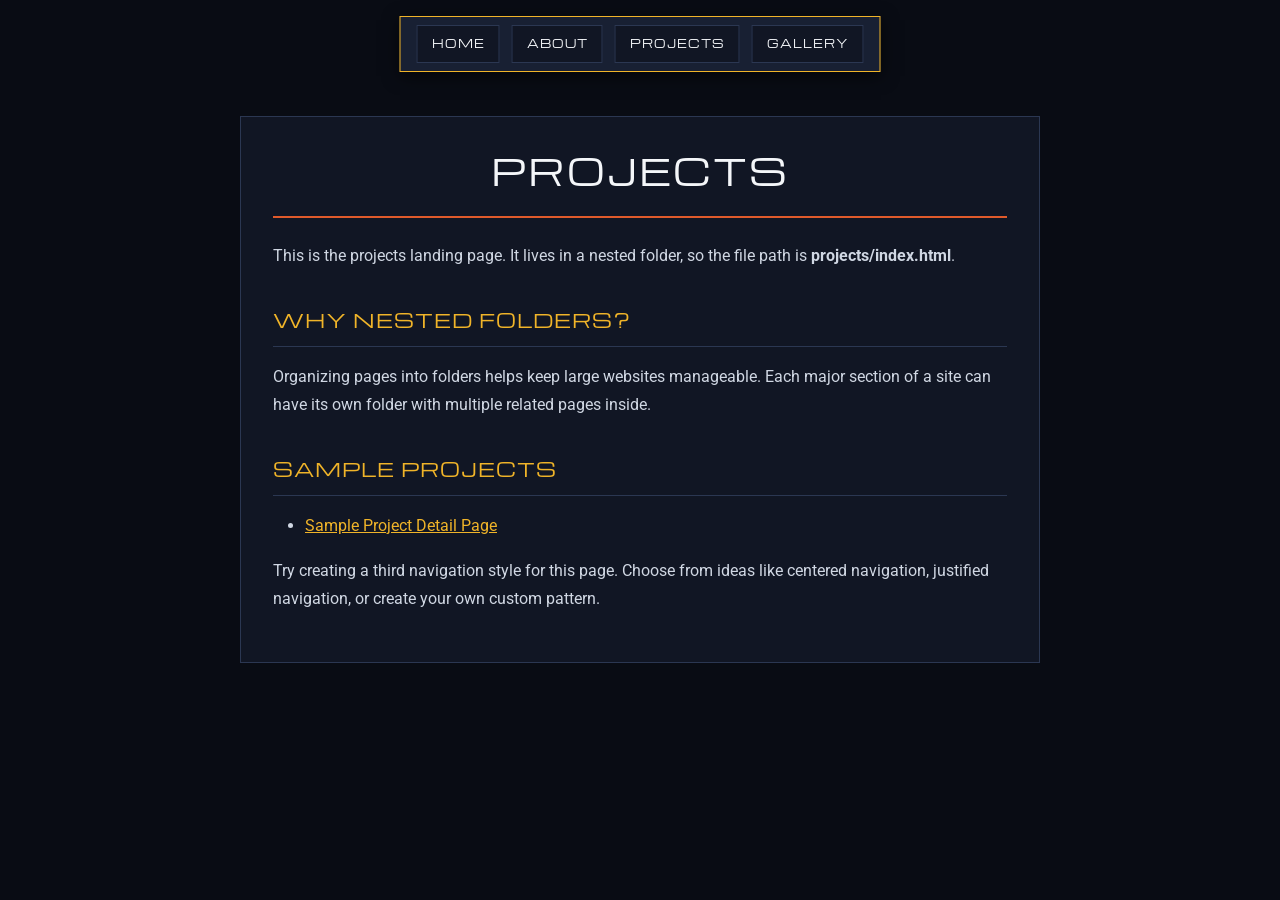
<file: week-06-exercise-01/projects/index.html>
<!DOCTYPE html>
<html lang="en">

<head>
  <meta charset="UTF-8">
  <meta name="viewport" content="width=device-width, initial-scale=1.0">
  <title>Navigation Lab - Projects</title>
  <link rel="stylesheet" href="../css/style.css">
</head>

<body>

  <nav class="nav-custom">
   <ul>
    <li><a href="../index.html">Home</a></li>
    <li><a href="../about.html">About</a></li>
    <li><a href="../projects/index.html">Projects</a></li>
    <li><a href="../gallery/index.html">Gallery</a></li>
   </ul>
  </nav>

  <main>
    <h1>Projects</h1>

    <p>This is the projects landing page. It lives in a nested folder, so the file path is
      <strong>projects/index.html</strong>.
    </p>

    <h2>Why Nested Folders?</h2>

    <p>Organizing pages into folders helps keep large websites manageable. Each major section of a site can have its own
      folder with multiple related pages inside.</p>

    <h2>Sample Projects</h2>

    <ul>
      <li><a href="project-detail.html">Sample Project Detail Page</a></li>
    </ul>

    <p>Try creating a third navigation style for this page. Choose from ideas like centered navigation, justified
      navigation, or create your own custom pattern.</p>
  </main>

</body>

</html>
</file>
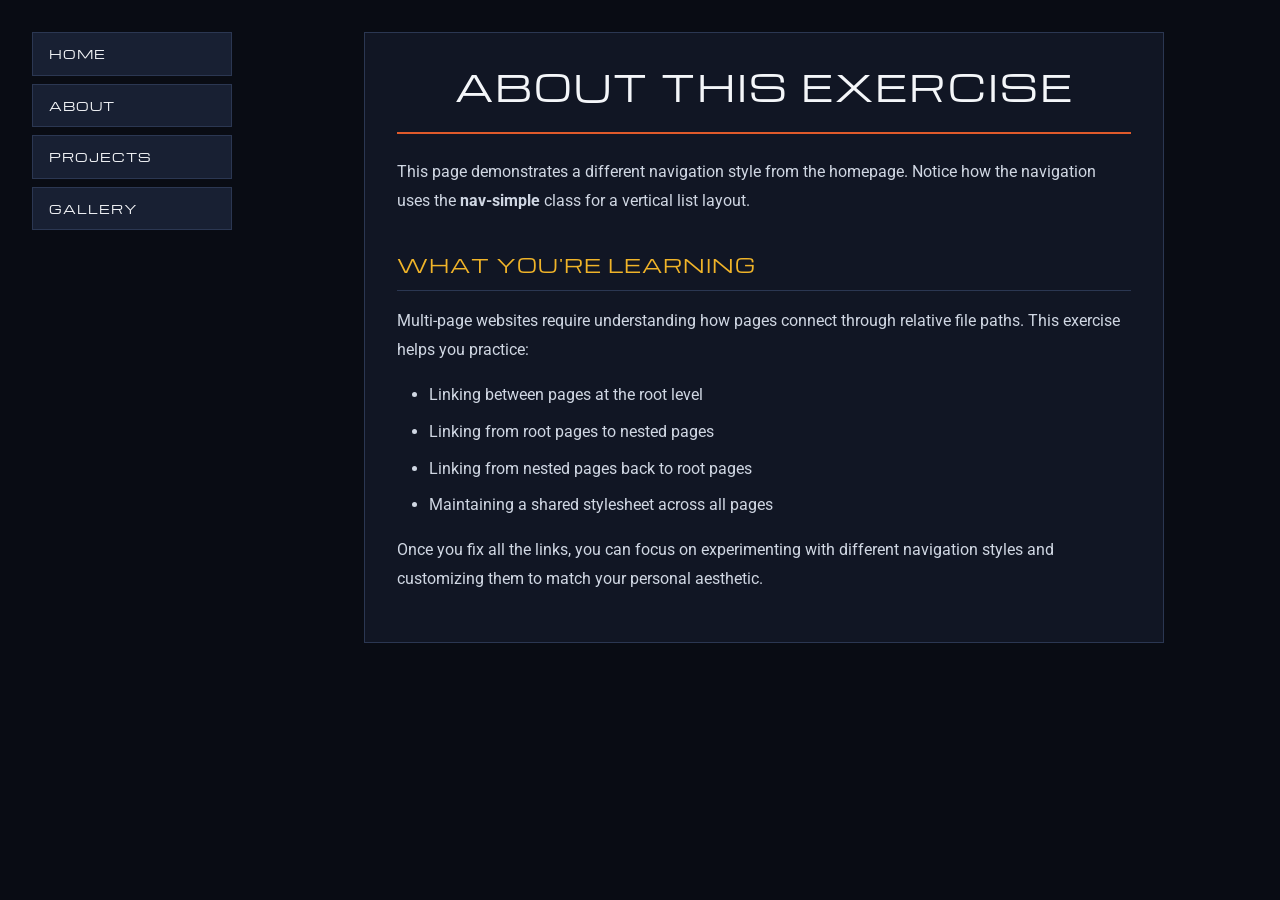
<file: week-06-exercise-01/about.html>
<!DOCTYPE html>
<html lang="en">

<head>
  <meta charset="UTF-8">
  <meta name="viewport" content="width=device-width, initial-scale=1.0">
  <title>Navigation Lab - About</title>
  <link rel="stylesheet" href="css/style.css">
</head>

<body>

  <nav class="nav-simple">
    <ul>
      <li><a href="index.html">Home</a></li>
      <li><a href="about.html">About</a></li>
      <li><a href="projects/index.html">Projects</a></li>
      <li><a href="gallery/index.html">Gallery</a></li>
    </ul>
  </nav>

  <main>
    <h1>About This Exercise</h1>

    <p>This page demonstrates a different navigation style from the homepage. Notice how the navigation uses the
      <strong>nav-simple</strong> class for a vertical list layout.
    </p>

    <h2>What You're Learning</h2>

    <p>Multi-page websites require understanding how pages connect through relative file paths. This exercise helps you
      practice:</p>

    <ul>
      <li>Linking between pages at the root level</li>
      <li>Linking from root pages to nested pages</li>
      <li>Linking from nested pages back to root pages</li>
      <li>Maintaining a shared stylesheet across all pages</li>
    </ul>

    <p>Once you fix all the links, you can focus on experimenting with different navigation styles and customizing them
      to match your personal aesthetic.</p>
  </main>

</body>

</html>
</file>
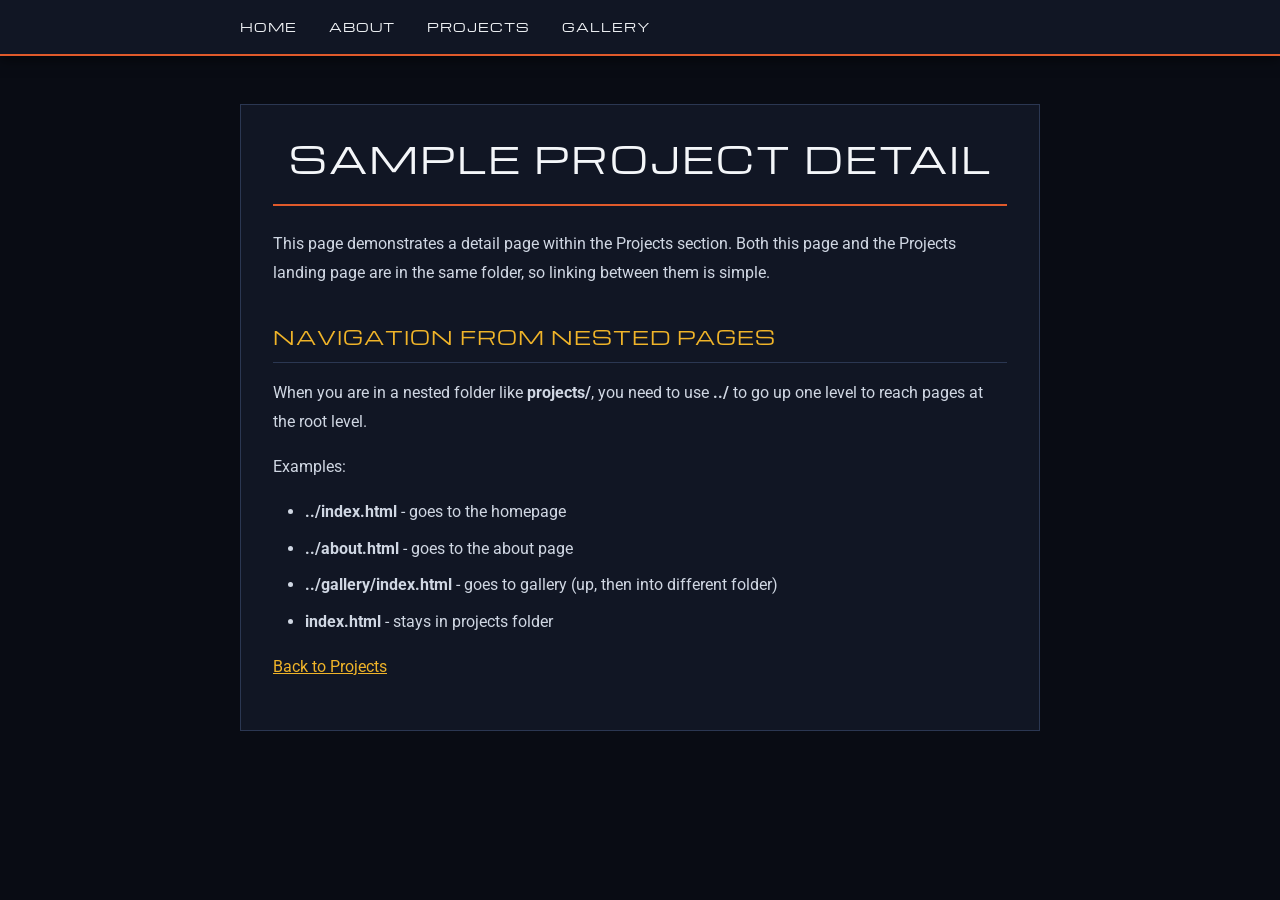
<file: week-06-exercise-01/projects/project-detail.html>
<!DOCTYPE html>
<html lang="en">

<head>
  <meta charset="UTF-8">
  <meta name="viewport" content="width=device-width, initial-scale=1.0">
  <title>Navigation Lab - Project Detail</title>
  <link rel="stylesheet" href="../css/style.css">
</head>

<body>

  <nav class="nav-horizontal">
   <ul>
    <li><a href="../index.html">Home</a></li>
    <li><a href="../about.html">About</a></li>
    <li><a href="../projects/index.html">Projects</a></li>
    <li><a href="../gallery/index.html">Gallery</a></li>
   </ul>
  </nav>

  <main>
    <h1>Sample Project Detail</h1>

    <p>This page demonstrates a detail page within the Projects section. Both this page and the Projects landing page
      are in the same folder, so linking between them is simple.</p>

    <h2>Navigation from Nested Pages</h2>

    <p>When you are in a nested folder like <strong>projects/</strong>, you need to use <strong>../</strong> to go up
      one level to reach pages at the root level.</p>

    <p>Examples:</p>
    <ul>
      <li><strong>../index.html</strong> - goes to the homepage</li>
      <li><strong>../about.html</strong> - goes to the about page</li>
      <li><strong>../gallery/index.html</strong> - goes to gallery (up, then into different folder)</li>
      <li><strong>index.html</strong> - stays in projects folder</li>
    </ul>

    <p><a href="index.html">Back to Projects</a></p>
  </main>

</body>

</html>
</file>
<file: exercise-04/style.css>
* {box-sizing: border-box;}

body {
    font-family: Arial, Helvetica, sans-serif;
    background-color: #f0f2f5;
    margin: 0;
    padding: 40px 20px;
}

.card {
 max-width: 600px;
 margin: 0 auto;
 padding: 32px;
 background-color: #ffffff;
 border: 3px solid #1a365d;
 border-radius: 8px;
}

.card h1 {
 font-size: 2rem;
 margin-top: 0;
 margin-bottom: 16px;
 color: #1a365d;
}

.card p {
 font-size: 1.05rem;
 line-height: 1.6;
 color: #333333;
 margin-bottom: 0;
}

footer {
    text-align: center;
    margin-top: 24px;
}

footer a{
    color: #1a365d;
    text-decoration: none;
    font-weight: bold;
}

footer a:hover {
    text-decoration: underline;
}
</file>
<file: project-01/style.css>
:root {
    --bg-dark: #06070a;
    --bg-panel: #0d0f14;
    --bg-card: #151821;
    --text-cream: #ebe3ce;
    --text-muted: #a6a194;
    --border-subtle: #2d3343;

    --rc-orange: #d94e28;
    --rc-amber: #e89428;
    --rc-yellow: #ebd35e;
    --rc-cream: #e5e0b8;
    --rc-sage: #92c49e;
    --rc-blue: #8aa0b8;

    --font-display: 'Michroma', sans-serif;
    --font-body: 'Roboto', sans-serif;
}

* {
    margin: 0;
    padding: 0;
    box-sizing: border-box;
}

body {
    background-color: var(--bg-dark);
    color: var(--text-cream);
    font-family: var(--font-body);
    line-height: 1.7;
}

.site-header {
    background-color: var(--bg-panel);
    padding-top: 32px;
    border-bottom: 1px solid var(--border-subtle);
}

.header-inner {
    max-width: 1100px;
    margin: 0 auto;
    padding: 0 24px 28px 24px;
    display: flex;
    justify-content: space-between;
    align-items: center;
    flex-wrap: wrap;
    gap: 20px;
}

h1 {
    font-family: var(--font-display);
    font-size: 34px;
    font-weight: normal;
    line-height: 1.2;
    text-transform: uppercase;
    color: var(--text-cream);
    letter-spacing: 2px;
}

.tagline {
    color: var(--rc-amber);
    font-size: 15px;
    margin-top: 6px;
}

.nav-list {
    list-style: none;
    display: flex;
    gap: 16px;
    flex-wrap: wrap;
}

.nav-list a {
    color: var(--text-cream);
    text-decoration: none;
    font-weight: 600;
    padding: 8px 16px;
    border: 1px solid var(--border-subtle);
    background-color: var(--bg-card);
    transition: background-color 0.25s ease, color 0.25s ease, border-color 0.25s ease;
}

.nav-list a:hover {
    background-color: var(--rc-amber);
    color: var(--bg-dark);
    border-color: var(--rc-amber);
}

.rc20-stripes {
    display: flex;
    flex-direction: column;
    gap: 4px;
    padding: 12px 0;
    background-color: #090a0e;
    overflow: hidden;
}

.stripe {
    display: block;
    height: 7px;
    transition: width 0.4s ease, filter 0.4s ease;
}

.rc20-stripes:hover .stripe {
    filter: brightness(1.25);
}

.stripe-1 {
    width: 96%;
    background: linear-gradient(90deg, #6e2212, var(--rc-orange));
    box-shadow: 0 0 12px rgba(217, 78, 40, 0.7);
}

.stripe-2 {
    width: 93%;
    background: linear-gradient(90deg, #7a4512, var(--rc-amber));
    box-shadow: 0 0 12px rgba(232, 148, 40, 0.7);
}

.stripe-3 {
    width: 90%;
    background: linear-gradient(90deg, #7d6d22, var(--rc-yellow));
    box-shadow: 0 0 12px rgba(235, 211, 94, 0.7);
}

.stripe-4 {
    width: 94%;
    background: linear-gradient(90deg, #6e6c54, var(--rc-cream));
    box-shadow: 0 0 12px rgba(229, 224, 184, 0.6);
}

.stripe-5 {
    width: 91%;
    background: linear-gradient(90deg, #355942, var(--rc-sage));
    box-shadow: 0 0 12px rgba(146, 196, 158, 0.65);
}

.stripe-6 {
    width: 95%;
    background: linear-gradient(90deg, #344659, var(--rc-blue));
    box-shadow: 0 0 12px rgba(138, 160, 184, 0.65);
}

main {
    max-width: 1100px;
    margin: 40px auto;
    padding: 0 24px;
    display: flex;
    flex-direction: column;
    gap: 40px;
}

.panel {
    background-color: var(--bg-panel);
    border: 1px solid var(--border-subtle);
    padding: 32px;
}

h2 {
    font-family: var(--font-display);
    font-size: 28px;
    font-weight: normal;
    color: var(--text-cream);
    margin-bottom: 20px;
    padding-bottom: 10px;
    border-bottom: 2px solid var(--border-subtle);
}

.panel > p {
    color: var(--text-muted);
    margin-bottom: 16px;
    max-width: 820px;
}

.panel > p:last-child {
    margin-bottom: 0;
}

.skills-grid {
    display: flex;
    flex-wrap: wrap;
    gap: 20px;
}

.skill-card {
    background-color: var(--bg-card);
    border: 1px solid var(--border-subtle);
    padding: 24px;
    flex: 1 1 220px;
    transition: transform 0.25s ease, border-color 0.25s ease;
}

.skill-card:hover {
    transform: translateY(-4px);
    border-color: var(--rc-yellow);
}

.module-tag {
    display: inline-block;
    font-size: 12px;
    font-weight: 700;
    letter-spacing: 1px;
    padding: 3px 8px;
    margin-bottom: 12px;
    color: var(--bg-dark);
}

.tag-orange { background-color: var(--rc-orange); }
.tag-amber { background-color: var(--rc-amber); }
.tag-sage { background-color: var(--rc-sage); }
.tag-blue { background-color: var(--rc-blue); }

.skill-card h3 {
    font-size: 19px;
    margin-bottom: 8px;
    color: var(--text-cream);
}

.skill-card p {
    font-size: 15px;
    color: var(--text-muted);
}

.projects-grid {
    display: flex;
    flex-wrap: wrap;
    gap: 24px;
}

.project-card {
    background-color: var(--bg-card);
    border: 1px solid var(--border-subtle);
    flex: 1 1 300px;
    display: flex;
    flex-direction: column;
    transition: transform 0.3s ease, border-color 0.3s ease, box-shadow 0.3s ease;
}

.project-card:hover {
    transform: translateY(-5px);
    border-color: var(--rc-amber);
    box-shadow: 0 10px 24px rgba(0, 0, 0, 0.5);
}

.retro-frame {
    background-color: #090a0e;
    padding: 12px;
    border-bottom: 1px solid var(--border-subtle);
}

.retro-frame img {
    width: 100%;
    height: 190px;
    object-fit: cover;
    display: block;
    filter: contrast(0.9) brightness(1.04) saturate(1.15) sepia(0.18);
    box-shadow: 0 0 16px rgba(232, 148, 40, 0.25);
    transition: filter 0.35s ease, box-shadow 0.35s ease;
}

.project-card:hover .retro-frame img {
    filter: contrast(1.02) brightness(1.06) saturate(1.25) sepia(0);
    box-shadow: 0 0 22px rgba(217, 78, 40, 0.45);
}

.project-body {
    padding: 24px;
    display: flex;
    flex-direction: column;
    flex-grow: 1;
}

.project-body h3 {
    font-size: 20px;
    margin-bottom: 10px;
    color: var(--text-cream);
}

.project-body p {
    font-size: 15px;
    color: var(--text-muted);
    margin-bottom: 20px;
    flex-grow: 1;
}

.btn-retro {
    display: inline-block;
    align-self: flex-start;
    background-color: var(--text-cream);
    color: var(--bg-dark);
    text-decoration: none;
    font-weight: 700;
    font-size: 14px;
    padding: 10px 18px;
    border: 2px solid var(--text-cream);
    transition: background-color 0.25s ease, color 0.25s ease, border-color 0.25s ease;
}

.btn-retro:hover {
    background-color: var(--rc-orange);
    color: var(--text-cream);
    border-color: var(--rc-orange);
}

footer {
    background-color: var(--bg-panel);
    border-top: 1px solid var(--border-subtle);
    padding: 28px 24px;
    text-align: center;
    font-size: 14px;
    color: var(--text-muted);
}

.footer-inner p {
    margin: 4px 0;
}

footer a {
    color: var(--rc-amber);
    text-decoration: none;
    font-weight: 600;
    transition: color 0.25s ease;
}

footer a:hover {
    color: var(--rc-yellow);
    text-decoration: underline;
}

@media (max-width: 768px) {
    .header-inner {
        flex-direction: column;
        align-items: flex-start;
    }

    h1 {
        font-size: 34px;
    }

    .panel {
        padding: 22px;
    }

    .skill-card,
    .project-card {
        flex-basis: 100%;
    }
}
</file>
<file: week-04-exercise-01/style.css>
* {
    box-sizing: border-box;
}

html,
body {
    min-height: 100vh;
    margin: 0;
    background-color: #f5f5f5;
}

body {
    font-family: "Times New Roman", serif;
    line-height: 2;
    display: flex;
    justify-content: center;
    align-items: flex-start;
    padding: 32px 0;
}

main {
    max-width: 800px;
    width: 90%;
    padding: 16px;
    border: 1px solid rgba(0, 0, 0, 0.25);
}

h1 {
    font-weight: normal;
    font-size: 48px;
    line-height: 1em;
    margin-top: 48px;
    margin-bottom: 48px;
    text-align: center;
}

h2 {
    font-size: 24px;
    margin-top: 48px;
    margin-bottom: 16px;
    border-bottom: 1px solid rgba(0, 0, 0, 1);
    padding-bottom: 16px;
}

p {
    margin-bottom: 16px;
}

.screenshot-container {
    margin: 32px 0;
    padding: 16px;
    border: 1px solid rgba(0, 0, 0, 1);
    text-align: center;
}

.screenshot-container img {
    max-width: 100%;
    height: auto;
    display: block;
    margin: 0 auto;
    border: 1px solid rgba(0, 0, 0, 0.25);
}
</file>
<file: week-04-exercise-02/style.css>
* {
    box-sizing: border-box;
}

html,
body {
    min-height: 100vh;
    margin: 0;
}

body {
    background-color: #28301c;
    color: #d2cf9a;
    font-family: 'Space Grotesk', sans-serif;
    line-height: 2;
    display: flex;
    justify-content: center;
    align-items: flex-start;
    padding: 32px 0;
}

main {
    max-width: 1200px;
    width: 90%;
    padding: 16px;
    border: 2px solid #9a7e3b;
}

h1 {
    font-family: 'Righteous', sans-serif;
    color: #d2cf9a;
    font-weight: normal;
    font-size: 48px;
    line-height: 1.1em;
    margin-top: 48px;
    margin-bottom: 48px;
    text-align: center;
}

main>p {
    margin-bottom: 32px;
    text-align: center;
    max-width: 800px;
    margin-left: auto;
    margin-right: auto;
    line-height: 1.6;
}

.collection-grid {
    margin: 48px 0;
    display: flex;
    flex-wrap: wrap;
    gap: 20px;
}

.collection-card {
    border: 2px solid #9a7e3b;
    background-color: #323d25;
    padding: 16px;
    flex-grow: 1;
    flex-shrink: 1;
    flex-basis: 300px;
}

.collection-card img {
    width: 100%;
    height: 200px;
    object-fit: contain;
    padding: 12px;
    background-color: #28301c;
    display: block;
    border: 1px solid #9a7e3b;
    margin-bottom: 16px;
}

.collection-card h2 {
    font-family: 'Righteous', sans-serif;
    color: #9a7e3b;
    font-size: 24px;
    font-weight: normal;
    margin-top: 0;
    margin-bottom: 8px;
    line-height: 1.2;
}

.collection-card .details {
    font-size: 14px;
    color: #d2cf9a;
    margin-bottom: 16px;
    font-style: italic;
}

.collection-card .description {
    font-size: 16px;
    margin-bottom: 0;
    line-height: 1.6;
}

@media (width >= 480px) {
    .collection-card {
        flex-basis: 45%;
    }
}

@media (width >= 1024px) {
    .collection-card {
        flex-basis: 30%;
    }
}

footer {
    text-align: center;
    margin-top: 40px;
    padding-top: 20px;
    border-top: 2px solid #9a7e3b;
}

footer p {
    margin: 5px 0;
    font-size: 14px;
}

footer a {
    color: #9a7e3b;
    font-weight: bold;
    text-decoration: none;
}

footer a:hover {
    text-decoration: underline;
}
</file>
<file: week-05-exercise-01/style.css>
:root {
    --bg-main: #28301c;
    --bg-card: #323d25;
    --accent-gold: #9a7e3b;
    --accent-gold-bright: #b8984a;
    --text-cream: #d2cf9a;
    --text-white: #ffffff;
    --font-display: 'Righteous', sans-serif;
    --font-body: 'Space Grotesk', sans-serif;
}

* {
    margin: 0;
    padding: 0;
    box-sizing: border-box;
}

body {
    font-family: var(--font-body);
    line-height: 1.8;
    background-color: var(--bg-main);
    color: var(--text-cream);
    padding: 32px 16px;
}

.container {
    max-width: 800px;
    margin: 0 auto;
    display: flex;
    flex-direction: column;
    gap: 32px;
}

h1 {
    font-family: var(--font-display);
    font-size: 48px;
    line-height: 1.1em;
    font-weight: normal;
    text-align: center;
    color: var(--text-cream);
    margin-bottom: 8px;
}

.subtitle {
    text-align: center;
    font-size: 16px;
    color: var(--accent-gold);
    margin-bottom: 16px;
}

h2 {
    font-family: var(--font-display);
    font-size: 24px;
    font-weight: normal;
    color: var(--accent-gold);
    border-bottom: 1px solid var(--accent-gold);
    padding-bottom: 8px;
    margin-bottom: 16px;
}

.button-section {
    padding: 32px;
    background-color: var(--bg-card);
    border: 2px solid var(--accent-gold);
}

.button-section p {
    font-size: 16px;
    margin-bottom: 24px;
}

button {
    font-family: var(--font-body);
    font-size: 16px;
    font-weight: bold;
    cursor: pointer;
    border-radius: 0;
}

.button-01 {
    background-color: #0066CC;
    color: var(--text-white);
    padding: 16px 32px;
    border: 2px solid #0066CC;
    transition: background-color 0.3s ease, color 0.3s ease, border-color 0.3s ease;
}

.button-01:hover {
    background-color: var(--text-white);
    color: #0066CC;
    border-color: #0066CC;
}

.button-02 {
    background-color: #0e6027;
    color: var(--text-white);
    padding: 16px 32px;
    border: 2px solid #0e6027;
    transition: transform 0.3s ease, box-shadow 0.3s ease;
}

.button-02:hover {
    transform: translateY(-4px);
    box-shadow: 0 8px 16px rgba(0, 0, 0, 0.4);
}

.button-03 {
    background-color: var(--accent-gold);
    color: var(--bg-main);
    padding: 16px 32px;
    border: 2px solid var(--accent-gold);
    transition: transform 0.25s ease-in-out, box-shadow 0.25s ease-in-out, background-color 0.25s ease-in-out;
}

.button-03:hover {
    transform: scale(1.07);
    background-color: var(--accent-gold-bright);
    box-shadow: 0 0 18px rgba(154, 126, 59, 0.75);
}

.button-04 {
    background-color: transparent;
    color: var(--text-cream);
    padding: 16px 32px;
    border: 2px solid var(--text-cream);
    border-radius: 0px;
    transition: border-radius 0.4s ease, background-color 0.4s ease, color 0.4s ease;
}

.button-04:hover {
    border-radius: 32px;
    background-color: var(--text-cream);
    color: var(--bg-main);
}

.button-05 {
    background-color: var(--bg-main);
    color: var(--accent-gold);
    padding: 16px 32px;
    border: 2px solid var(--accent-gold);
    letter-spacing: 0px;
    transition: letter-spacing 0.35s ease, background-color 0.35s ease, color 0.35s ease;
}

.button-05:hover {
    letter-spacing: 3px;
    background-color: var(--accent-gold);
    color: var(--bg-main);
}

.button-06 {
    background-color: var(--text-cream);
    color: var(--bg-main);
    padding: 16px 32px;
    border: 2px solid var(--accent-gold);
    box-shadow: 0 6px 0 var(--accent-gold);
    transition: transform 0.2s ease, box-shadow 0.2s ease, background-color 0.2s ease;
}

.button-06:hover {
    transform: translateY(4px);
    box-shadow: 0 2px 0 var(--accent-gold);
    background-color: var(--accent-gold-bright);
}

footer {
    text-align: center;
    margin-top: 16px;
    padding-top: 20px;
    border-top: 2px solid var(--accent-gold);
}

footer p {
    margin: 5px 0;
    font-size: 14px;
}

footer a {
    color: var(--accent-gold);
    font-weight: bold;
    text-decoration: none;
}

footer a:hover {
    text-decoration: underline;
}
</file>
<file: week-06-exercise-01/css/style.css>
@import url('https://fonts.googleapis.com/css2?family=Michroma&family=Roboto:wght@400;500;700&display=swap');

* {
  margin: 0;
  padding: 0;
  box-sizing: border-box;
}

body {
  font-family: 'Roboto', sans-serif;
  font-size: 16px;
  line-height: 1.8;
  color: #f4f6f9;
  background-color: #090c14;
  display: flex;
  justify-content: center;
  align-items: flex-start;
  min-height: 100vh;
  padding: 32px 0;
}

main {
  max-width: 800px;
  width: 100%;
  padding: 32px;
  background-color: #111624;
  border: 1px solid #2b3752;
}

h1 {
  font-family: 'Michroma', sans-serif;
  font-size: 2.25rem;
  font-weight: normal;
  line-height: 1.2;
  letter-spacing: 2px;
  text-transform: uppercase;
  text-align: center;
  margin-bottom: 24px;
  padding-bottom: 24px;
  border-bottom: 2px solid #e05a2b;
}

h2 {
  font-family: 'Michroma', sans-serif;
  font-size: 1.2rem;
  font-weight: normal;
  letter-spacing: 1px;
  text-transform: uppercase;
  color: #f0b429;
  margin-top: 32px;
  margin-bottom: 16px;
  padding-bottom: 8px;
  border-bottom: 1px solid #2b3752;
}

p {
  margin-bottom: 16px;
  color: #d0d7e3;
}

ul {
  margin-left: 32px;
  margin-bottom: 16px;
}

li {
  margin-bottom: 8px;
  color: #d0d7e3;
}

a {
  color: #f0b429;
  text-decoration: underline;
}

a:hover {
  color: #9ec5e5;
}

code {
  font-family: monospace;
  background-color: #182033;
  color: #9ec5e5;
  padding: 2px 6px;
  border: 1px solid #2b3752;
}

/* Style 1: Vertical Fixed Sidebar */
.nav-simple {
  position: fixed;
  left: 32px;
  top: 32px;
  width: 200px;
}

.nav-simple ul {
  list-style: none;
  margin: 0;
  padding: 0;
}

.nav-simple li {
  margin-bottom: 8px;
}

.nav-simple a {
  display: block;
  padding: 10px 16px;
  font-family: 'Michroma', sans-serif;
  font-size: 12px;
  text-transform: uppercase;
  letter-spacing: 1px;
  color: #f4f6f9;
  text-decoration: none;
  background-color: #182033;
  border: 1px solid #2b3752;
  transition: background-color 0.3s ease, color 0.3s ease, border-color 0.3s ease;
}

.nav-simple a:hover {
  background-color: #f0b429;
  color: #090c14;
  border-color: #f0b429;
}

.nav-simple+main {
  margin-left: 248px;
}

/* Style 2: Horizontal Top Bar */
.nav-horizontal {
  position: fixed;
  top: 0;
  left: 0;
  right: 0;
  background-color: #111624;
  border-bottom: 2px solid #e05a2b;
  padding: 0 32px;
  box-shadow: 0 4px 12px rgba(0, 0, 0, 0.5);
  z-index: 1000;
}

.nav-horizontal ul {
  list-style: none;
  margin: 0 auto;
  max-width: 800px;
  padding: 0;
  display: flex;
  gap: 32px;
}

.nav-horizontal li {
  margin-bottom: 0;
}

.nav-horizontal a {
  display: block;
  padding: 16px 0;
  font-family: 'Michroma', sans-serif;
  font-size: 12px;
  text-transform: uppercase;
  letter-spacing: 1px;
  color: #f4f6f9;
  text-decoration: none;
  transition: color 0.3s ease;
}

.nav-horizontal a:hover {
  color: #f0b429;
}

.nav-horizontal+main {
  margin-top: 72px;
}

/* Style 3: Custom Centered Button Bar */
.nav-custom {
  position: fixed;
  top: 16px;
  left: 50%;
  transform: translateX(-50%);
  background-color: #182033;
  border: 1px solid #f0b429;
  padding: 8px 16px;
  box-shadow: 0 4px 16px rgba(0, 0, 0, 0.6);
  z-index: 1000;
}

.nav-custom ul {
  list-style: none;
  margin: 0;
  padding: 0;
  display: flex;
  justify-content: center;
  gap: 12px;
}

.nav-custom li {
  margin-bottom: 0;
}

.nav-custom a {
  display: block;
  padding: 8px 14px;
  font-family: 'Michroma', sans-serif;
  font-size: 11px;
  text-transform: uppercase;
  letter-spacing: 1px;
  color: #f4f6f9;
  background-color: #111624;
  border: 1px solid #2b3752;
  text-decoration: none;
  transition: background-color 0.25s ease, color 0.25s ease, border-color 0.25s ease;
}

.nav-custom a:hover {
  background-color: #e05a2b;
  color: #f4f6f9;
  border-color: #e05a2b;
}

.nav-custom+main {
  margin-top: 84px;
}

@media (max-width: 768px) {
  .nav-simple {
    position: static;
    width: 100%;
    margin-bottom: 20px;
    padding: 0 16px;
  }

  .nav-simple+main {
    margin-left: 0;
  }

  body {
    flex-direction: column;
    padding: 16px;
  }

  .nav-horizontal ul,
  .nav-custom ul {
    flex-wrap: wrap;
    gap: 12px;
  }
}
</file>
